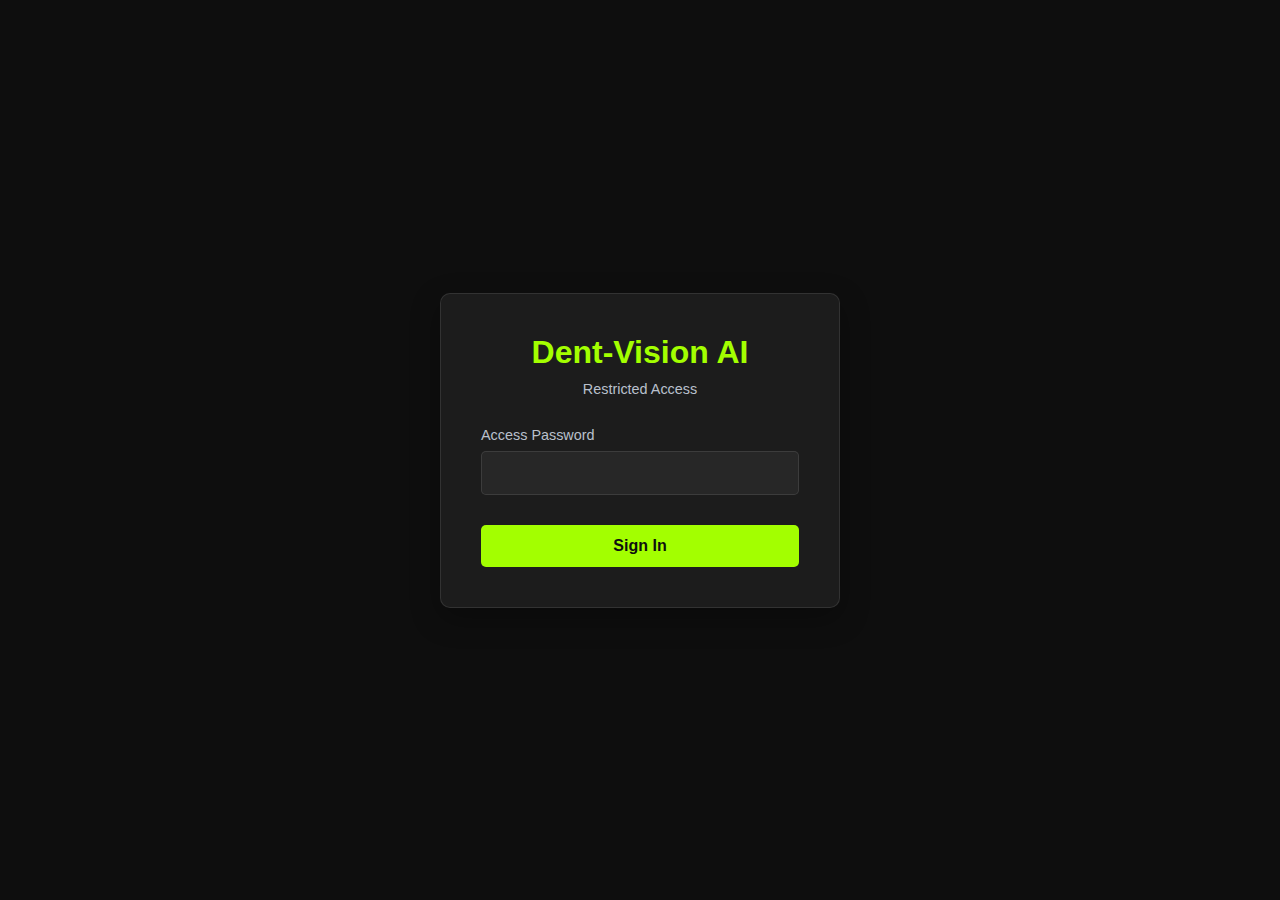
<file: about.html>
<!DOCTYPE html>
<html lang="en">
<head>
    <meta charset="UTF-8">
    <meta name="viewport" content="width=device-width, initial-scale=1.0">
    <meta name="description" content="Dent-Vision AI: Solução de gerenciamento de oficinas PDR com análise de IA para orçamentos precisos e eficientes.">
    <meta name="keywords" content="PDR, reparo de amassados, orçamento automático, IA, gerenciamento de oficina, dent vision">
    <meta name="author" content="Dent-Vision AI">
    <meta name="theme-color" content="#0E0E0E">
    <meta name="robots" content="index, follow">
    <link rel="canonical" href="https://dent-vision.ai/about" />
    
    <!-- Open Graph / Facebook -->
    <meta property="og:type" content="website">
    <meta property="og:url" content="https://dent-vision.ai/about">
    <meta property="og:title" content="About Dent-Vision AI | Smart Dent Repair Estimation">
    <meta property="og:description" content="Learn about Dent-Vision AI - The future of PDR estimation powered by artificial intelligence and computer vision.">
    <meta property="og:image" content="https://dent-vision.ai/images/og-image.jpg">
    
    <!-- Twitter -->
    <meta property="twitter:card" content="summary_large_image">
    <meta property="twitter:url" content="https://dent-vision.ai/about">
    <meta property="twitter:title" content="About Dent-Vision AI | Smart Dent Repair Estimation">
    <meta property="twitter:description" content="Learn about Dent-Vision AI - The future of PDR estimation powered by artificial intelligence and computer vision.">
    <meta property="twitter:image" content="https://dent-vision.ai/images/og-image.jpg">
    
    <!-- Preload de fontes críticas -->
    <link rel="preload" href="https://fonts.googleapis.com/css2?family=Poppins:wght@300;400;500;600;700&display=swap" as="style" onload="this.onload=null;this.rel='stylesheet'">
    <noscript><link rel="stylesheet" href="https://fonts.googleapis.com/css2?family=Poppins:wght@300;400;500;600;700&display=swap"></noscript>
    <title>About Dent-Vision AI | Smart Dent Repair Estimation</title>
    
    <!-- Fonts -->
    <link rel="preconnect" href="https://fonts.googleapis.com">
    <link rel="preconnect" href="https://fonts.gstatic.com" crossorigin>
    <link href="https://fonts.googleapis.com/css2?family=Poppins:wght@300;400;500;600;700&family=Inter:wght@400;500;600&display=swap" rel="stylesheet">
    
    <!-- Footer CSS -->
    <link rel="stylesheet" href="css/footer.css">
    
    <style>
        :root {
            --bg: #0E0E0E;
            --panel: rgba(255, 255, 255, 0.06);
            --stroke: rgba(255, 255, 255, 0.12);
            --text: #FFFFFF;
            --muted: #B9C0CC;
            --accent: #A3FF00;
            --accent-weak: rgba(163, 255, 0, 0.14);
            --danger: #FF5555;
        }

        * {
            margin: 0;
            padding: 0;
            box-sizing: border-box;
        }

        body {
            font-family: 'Inter', sans-serif;
            background-color: var(--bg);
            color: var(--text);
            line-height: 1.6;
        }

        .container {
            max-width: 1100px;
            margin: 0 auto;
            padding: 0 20px;
        }

        /* Header */
        :root {
            --header-bg: rgba(15, 15, 15, 0.7);
            --header-shadow: 0 4px 30px rgba(0, 0, 0, 0.3);
        }
        
        header {
            position: fixed;
            top: 0;
            left: 0;
            width: 100%;
            padding: 0;
            z-index: 50;
            background: var(--header-bg);
            backdrop-filter: blur(12px) saturate(180%);
            -webkit-backdrop-filter: blur(12px) saturate(180%);
            box-shadow: var(--header-shadow);
            transition: transform 0.4s cubic-bezier(0.4, 0, 0.2, 1), background 0.3s ease;
            transform: translateY(0);
            border: none;
        }
        
        header.hide-header {
            transform: translateY(-100%);
        }
        
        .header-container {
            display: flex;
            justify-content: space-between;
            align-items: center;
            max-width: 1200px;
            margin: 0 auto;
            padding: 0 24px;
            height: 80px;
        }
        
        .menu-toggle {
            display: none;
            background: none;
            border: none;
            color: var(--text);
            cursor: pointer;
            z-index: 100;
            padding: 8px;
        }
        
        .menu-toggle svg {
            width: 24px;
            height: 24px;
        }
        
        .menu-toggle[aria-expanded="true"] svg {
            color: var(--accent);
        }
        
        .nav-links {
            display: flex;
            gap: 32px;
            align-items: center;
        }
        
        .nav-links a {
            color: var(--text);
            text-decoration: none;
            font-weight: 500;
            transition: color 0.3s ease;
            position: relative;
        }
        
        .nav-links a:hover {
            color: var(--accent);
        }
        
        .nav-links a.active {
            color: var(--accent);
            font-weight: 600;
            position: relative;
        }
        
        .nav-links a.active::after {
            content: '';
            position: absolute;
            bottom: -8px;
            left: 0;
            width: 100%;
            height: 2px;
            background: var(--accent);
            border-radius: 2px;
        }
        
        .header-buttons {
            display: flex;
            gap: 16px;
            align-items: center;
        }
        
        .btn-link {
            color: var(--text);
            text-decoration: none;
            font-weight: 500;
            transition: color 0.3s ease;
        }
        
        .btn-link:hover {
            color: var(--accent);
        }
        
        .btn-primary {
            background: var(--accent);
            color: var(--bg);
            padding: 10px 24px;
            border-radius: 8px;
            font-weight: 600;
            text-decoration: none;
            transition: all 0.3s ease;
        }
        
        .btn-primary:hover {
            transform: translateY(-2px);
            box-shadow: 0 4px 20px rgba(163, 255, 0, 0.3);
        }
        
        .pulsing-btn {
            animation: pulse 2s infinite;
        }
        
        @keyframes pulse {
            0% {
                box-shadow: 0 0 0 0 rgba(163, 255, 0, 0.7);
            }
            70% {
                box-shadow: 0 0 0 10px rgba(163, 255, 0, 0);
            }
            100% {
                box-shadow: 0 0 0 0 rgba(163, 255, 0, 0);
            }
        }

        .header-container {
            display: flex;
            justify-content: space-between;
            align-items: center;
            max-width: 1100px;
            margin: 0 auto;
            padding: 0 20px;
            height: 80px;
        }

        .logo img {
            height: 50px;
            width: auto;
        }

        .btn {
            display: inline-block;
            background: var(--accent);
            color: #0E0E0E;
            padding: 12px 24px;
            border-radius: 8px;
            text-decoration: none;
            font-weight: 600;
            font-family: 'Inter', sans-serif;
            transition: all 0.3s ease;
            border: none;
            cursor: pointer;
            font-size: 0.95rem;
        }

        .btn:hover {
            transform: translateY(-2px);
            box-shadow: 0 4px 20px rgba(163, 255, 0, 0.3);
        }

        /* Hero Section */
        .hero-section {
            padding: 180px 0 100px;
            text-align: center;
            position: relative;
            background: var(--bg);
            overflow: hidden;
        }
        
        .hero-bg {
            position: absolute;
            top: 0;
            left: 0;
            width: 100%;
            height: 100%;
            background: url('../images/bkg_about.png') no-repeat center center;
            background-size: cover;
            opacity: 0.2;
            z-index: 0;
        }

        .hero-section h1 {
            font-size: 3.5rem;
            position: relative;
            margin-bottom: 20px;
            font-weight: 700;
            font-family: 'Poppins', sans-serif;
            line-height: 1.2;
            color: white;
        }

        .hero-section p {
            font-size: 1.25rem;
            color: var(--muted);
            max-width: 700px;
            margin: 0 auto 40px;
            position: relative;
            line-height: 1.7;
        }

        .accent-text {
            color: var(--accent);
        }

        /* Content Sections */
        .section {
            padding: 80px 0;
            position: relative;
        }

        .section:not(:last-child)::after {
            content: '';
            position: absolute;
            bottom: 0;
            left: 50%;
            transform: translateX(-50%);
            width: 200px;
            height: 1px;
            background: linear-gradient(90deg, transparent, rgba(163, 255, 0, 0.3), transparent);
        }

        .section-header {
            text-align: center;
            margin-bottom: 50px;
        }

        .section-header h2 {
            font-size: 2.5rem;
            font-weight: 700;
            margin-bottom: 15px;
            font-family: 'Poppins', sans-serif;
        }

        .section-header p {
            font-size: 1.1rem;
            color: var(--muted);
            max-width: 700px;
            margin: 0 auto;
        }

        .content-block {
            background: var(--panel);
            border: 1px solid var(--stroke);
            border-radius: 12px;
            padding: 40px;
            margin-bottom: 40px;
            position: relative;
            overflow: hidden;
        }

        .content-block::before {
            content: '';
            position: absolute;
            top: 0;
            left: 0;
            width: 4px;
            height: 100%;
            background: var(--accent);
        }

        .content-block h3 {
            font-size: 1.8rem;
            margin-bottom: 20px;
            color: var(--accent);
            font-family: 'Poppins', sans-serif;
        }

        .content-block p {
            color: var(--muted);
            line-height: 1.8;
            margin-bottom: 20px;
            font-size: 1.05rem;
        }

        .content-block p:last-child {
            margin-bottom: 0;
        }

        /* Founder Section */
        .founder-note {
            background: rgba(10, 15, 10, 0.6);
            border: 1px solid rgba(163, 255, 0, 0.2);
            border-radius: 12px;
            padding: 40px;
            margin-top: 40px;
            position: relative;
        }

        .founder-note::before {
            content: '"';
            position: absolute;
            top: 20px;
            left: 20px;
            font-size: 5rem;
            font-family: serif;
            color: rgba(163, 255, 0, 0.1);
            line-height: 1;
            z-index: 0;
        }

        .founder-note-content {
            position: relative;
            z-index: 1;
        }

        .founder-name {
            display: block;
            margin-top: 20px;
            font-weight: 600;
            color: var(--accent);
        }

        /* CTA Section */
        .cta-section {
            text-align: center;
            padding: 80px 0;
        }

        .cta-section h2 {
            font-size: 2.5rem;
            margin-bottom: 20px;
            font-family: 'Poppins', sans-serif;
        }

        .cta-section p {
            font-size: 1.1rem;
            color: var(--muted);
            max-width: 600px;
            margin: 0 auto 30px;
            line-height: 1.7;
        }

        /* Footer */
        footer {
            background: var(--bg);
            padding: 80px 0 0;
            color: var(--text);
            position: relative;
            overflow: hidden;
        }
        
        .footer-content {
            display: grid;
            grid-template-columns: repeat(auto-fit, minmax(200px, 1fr));
            gap: 40px;
            margin-bottom: 60px;
        }
        
        .footer-logo {
            font-family: 'Poppins', sans-serif;
            font-weight: 700;
            font-size: 1.5rem;
            color: var(--accent);
            margin-bottom: 16px;
            display: inline-block;
        }
        
        .footer-links {
            display: flex;
            flex-direction: column;
            gap: 12px;
        }
        
        .footer-links h4 {
            color: var(--text);
            margin-bottom: 16px;
            font-size: 1rem;
            font-weight: 600;
        }
        
        .footer-links a {
            color: var(--muted);
            text-decoration: none;
            transition: color 0.3s ease;
        }
        
        .footer-links a:hover {
            color: var(--accent);
        }
        
        .footer-bottom {
            border-top: 1px solid var(--stroke);
            padding-top: 30px;
            padding-bottom: 30px;
        }

        .footer-content {
            display: flex;
            justify-content: space-between;
            flex-wrap: wrap;
            gap: 40px;
            margin-bottom: 40px;
        }

        .footer-logo {
            font-family: 'Poppins', sans-serif;
            font-weight: 700;
            font-size: 1.5rem;
            color: var(--accent);
            margin-bottom: 15px;
            display: inline-block;
        }

        .footer-about p {
            color: var(--muted);
            margin-bottom: 20px;
            line-height: 1.7;
            max-width: 300px;
        }

        .footer-links {
            min-width: 150px;
        }

        .footer-links h4 {
            font-size: 1.1rem;
            margin-bottom: 20px;
            color: var(--text);
            font-family: 'Poppins', sans-serif;
        }

        .footer-links ul {
            list-style: none;
            padding: 0;
            margin: 0;
        }

        .footer-links li {
            margin-bottom: 10px;
        }

        .footer-links a {
            color: var(--muted);
            text-decoration: none;
            transition: color 0.3s ease;
            font-size: 0.95rem;
        }

        .footer-links a:hover {
            color: var(--accent);
        }

        .footer-bottom {
            text-align: center;
            padding-top: 30px;
            border-top: 1px solid var(--stroke);
            color: var(--muted);
            font-size: 0.85rem;
        }

        .footer-bottom a {
            color: var(--accent);
            text-decoration: none;
        }

        /* Responsive */
        @media (max-width: 768px) {
            .hero-section h1 {
                font-size: 2.5rem;
            }

            .hero-section p {
                font-size: 1.1rem;
            }

            .section {
                padding: 60px 0;
            }

            .section-header h2 {
                font-size: 2rem;
            }

            .content-block {
                padding: 30px 20px;
            }

            .content-block h3 {
                font-size: 1.5rem;
            }

            .footer-content {
                flex-direction: column;
                gap: 30px;
            }

            .footer-links {
                width: 100%;
            }
        }

        /* Animations */
        @keyframes fadeIn {
            from { opacity: 0; transform: translateY(20px); }
            to { opacity: 1; transform: translateY(0); }
        }

        .fade-in {
            animation: fadeIn 0.8s ease-out forwards;
        }

        .delay-1 { animation-delay: 0.2s; }
        .delay-2 { animation-delay: 0.4s; }
        .delay-3 { animation-delay: 0.6s; }
    </style>
</head>
<body>
    <!-- Header -->
    <header id="header">
        <div class="container header-container">
            <a href="index.html" class="logo">
                <img src="images/logo.png" alt="Dent Vision AI" style="height: 60.4px;">
            </a>
            <button class="menu-toggle" id="menuToggle">
                <svg width="24" height="24" viewBox="0 0 24 24" fill="none" stroke="currentColor" stroke-width="2" stroke-linecap="round" stroke-linejoin="round">
                    <line x1="3" y1="12" x2="21" y2="12"></line>
                    <line x1="3" y1="6" x2="21" y2="6"></line>
                    <line x1="3" y1="18" x2="21" y2="18"></line>
                </svg>
            </button>
            <nav id="mainNav">
                <div class="nav-links">
                    <a href="index.html#how-it-works">How It Works</a>
                    <a href="index.html#widget">Widget</a>
                    <a href="index.html#pricing">Pricing</a>
                    <a href="index.html#roi-comparison">ROI</a>
                    <a href="index.html#faq">FAQ</a>
                </div>
                <!-- Header buttons removed as per request -->
            </nav>
        </div>
    </header>

    <!-- Hero Section -->
    <section class="hero-section" style="position: relative; padding: 140px 0 100px; overflow: hidden;">
        <!-- Background Image -->
        <div style="position: absolute; top: 0; left: 0; width: 100%; height: 100%; background: url('images/bkg_about.png') center/cover no-repeat; z-index: 1;"></div>
        <!-- Dark Overlay -->
        <div style="position: absolute; top: 0; left: 0; width: 100%; height: 100%; background: rgba(0, 0, 0, 0.6); z-index: 2;"></div>
        <div class="container" style="position: relative; z-index: 3;">
            <div class="text-center" style="max-width: 800px; margin: 0 auto;">
                <div class="tag" style="background: rgba(163, 255, 0, 0.1); color: var(--accent); display: inline-block; padding: 6px 16px; border-radius: 20px; font-size: 14px; font-weight: 600; margin-bottom: 20px; border: 1px solid rgba(163, 255, 0, 0.3);">
                    Beta Phase
                </div>
                <h1 style="font-size: 3.5rem; margin-bottom: 20px; line-height: 1.2;">
                    About <span style="color: var(--accent);">Dent-Vision AI</span>
                </h1>
                <p class="lead" style="font-size: 1.25rem; color: var(--muted); max-width: 700px; margin: 0 auto 40px; line-height: 1.6;">
                    Redefining automotive repair with AI-powered efficiency and precision
                </p>
                <div class="hero-buttons" style="margin-top: 40px;">
                    <a href="index.html#" class="btn btn-primary" style="background: var(--accent); color: var(--bg); padding: 14px 40px; border-radius: 8px; text-decoration: none; font-weight: 600; font-size: 1.1rem; transition: all 0.3s ease; box-shadow: 0 0 20px rgba(163, 255, 0, 0.3);" onclick="event.preventDefault(); window.location.href='index.html?openModal=trial';">
                        Start Free Trial
                    </a>
                </div>
            </div>
        </div>
    </section>

    <!-- Our Story Section -->
    <section class="section" style="padding: 100px 0; background: var(--bg);">
        <div class="container">
            <div class="content-block" style="max-width: 900px; margin: 0 auto; text-align: center;">
                <div class="section-header" style="margin-bottom: 60px;">
                    <h2 style="font-size: 2.5rem; margin-bottom: 20px; position: relative; display: inline-block;">
                        Our Story
                        <span style="position: absolute; bottom: -10px; left: 50%; transform: translateX(-50%); width: 60px; height: 3px; background: var(--accent);"></span>
                    </h2>
                </div>
                <div class="story-content" style="text-align: left;">
                    <p style="font-size: 1.1rem; line-height: 1.8; margin-bottom: 25px; color: var(--text-secondary);">
                        Dent-Vision AI is still evolving, we're proudly in our <strong>Beta phase</strong>.
                    </p>
                    <p style="font-size: 1.1rem; line-height: 1.8; margin-bottom: 25px; color: var(--text-secondary);">
                        This idea was born to fill a real gap inside automotive workshops. In many repair shops, technicians often need to stop what they're doing to serve walk-in clients, explain the repair process, take photos, and prepare quotes. That alone can take at least 15 minutes, and when you multiply that by several customers a day, it turns into hours of lost productivity or the need to hire another specialist just for estimates.
                    </p>
                    <div class="highlight-box" style="background: rgba(163, 255, 0, 0.05); border-left: 4px solid var(--accent); padding: 25px; margin: 40px 0; border-radius: 0 8px 8px 0;">
                        <h3 style="color: var(--accent); margin-top: 0; font-size: 1.4rem;">Dent-Vision AI doesn't replace the estimate, it redefines it.</h3>
                        <p style="margin-bottom: 0; color: var(--text-secondary);">
                            Our system makes it possible for anyone in the workshop to handle the first customer contact using a tablet or smartphone, generating a full estimate in under five minutes. This saves time, reduces costs, and ensures that every lead is qualified and ready for conversion.
                        </p>
                    </div>
                    <p style="font-size: 1.1rem; line-height: 1.8; margin-bottom: 25px; color: var(--text-secondary);">
                        Designed from the ground up to enhance the entire repair workflow, Dent-Vision AI connects every stage from customer intake to car delivery. The dashboard allows workshops to manage estimates, customer records, bookings, invoicing, marketing emails, and growth reports, all in one smart, visual, and automated system.
                    </p>
                    <p style="font-size: 1.1rem; line-height: 1.8; margin-bottom: 25px; color: var(--text-secondary);">
                        We're continuously improving and learning, driven by a single goal: to simplify the repair process and empower workshops to work smarter, not harder.
                    </p>
                    <p style="font-size: 1.4rem; font-weight: 600; color: var(--text); text-align: center; margin: 50px 0 30px;">
                        This is Dent-Vision AI.
                    </p>
                    <p style="font-size: 1.8rem; font-weight: 700; text-align: center; margin: 0 0 50px; color: var(--accent);">
                        Built for technicians. Designed for efficiency.
                    </p>
                </div>
            </div>
        </div>
    </section>

    <!-- Mission & Values -->
    <section class="section" style="padding: 100px 0; background: #0f1212;">
        <div class="container">
            <!-- Vision -->
            <div class="mission-block" style="display: flex; flex-wrap: wrap; gap: 60px; margin-bottom: 80px; align-items: center;">
                <div style="flex: 1; min-width: 300px;">
                    <div class="icon-box" style="width: 60px; height: 60px; background: rgba(163, 255, 0, 0.1); border-radius: 12px; display: flex; align-items: center; justify-content: center; margin-bottom: 25px;">
                        <svg width="30" height="30" viewBox="0 0 24 24" fill="none" stroke="var(--accent)" stroke-width="2" stroke-linecap="round" stroke-linejoin="round">
                            <path d="M1 12s4-8 11-8 11 8 11 8-4 8-11 8-11-8-11-8z"></path>
                            <circle cx="12" cy="12" r="3"></circle>
                        </svg>
                    </div>
                    <h3 style="font-size: 1.8rem; margin-bottom: 20px; color: var(--text);">Vision</h3>
                    <p style="color: var(--text-secondary); line-height: 1.7;">
                        To revolutionize the automotive repair industry by integrating smart automation and human craftsmanship, creating a seamless, efficient, and scalable workflow for every workshop.
                    </p>
                </div>
                <div style="flex: 1; min-width: 300px;">
                    <div class="icon-box" style="width: 60px; height: 60px; background: rgba(163, 255, 0, 0.1); border-radius: 12px; display: flex; align-items: center; justify-content: center; margin-bottom: 25px;">
                        <svg width="30" height="30" viewBox="0 0 24 24" fill="none" stroke="var(--accent)" stroke-width="2" stroke-linecap="round" stroke-linejoin="round">
                            <path d="M21 16V8a2 2 0 0 0-1-1.73l-7-4a2 2 0 0 0-2 0l-7 4A2 2 0 0 0 3 8v8a2 2 0 0 0 1 1.73l7 4a2 2 0 0 0 2 0l7-4A2 2 0 0 0 21 16z"></path>
                            <polyline points="3.27 6.96 12 12.01 20.73 6.96"></polyline>
                            <line x1="12" y1="22.08" x2="12" y2="12"></line>
                        </svg>
                    </div>
                    <h3 style="font-size: 1.8rem; margin-bottom: 20px; color: var(--text);">Mission</h3>
                    <p style="color: var(--text-secondary); line-height: 1.7;">
                        To empower repair professionals with AI-driven tools that reduce manual workload, cut costs, and deliver faster, more accurate estimates, transforming how workshops manage time, clients, and growth.
                    </p>
                </div>
            </div>

        </div>
    </section>


    <!-- CTA Section -->
    <section class="cta-section fade-in delay-2">
        <div class="container">
            <h2>Join the Journey</h2>
            <p>Be part of the next generation of smart repair technology. Explore the beta version and see how Dent-Vision AI can transform your workflow.</p>
            <a href="index.html#" class="btn" onclick="event.preventDefault(); window.location.href='index.html?openModal=trial';">Start Free Trial</a>
        </div>
    </section>

    <!-- Footer -->
    <footer>
        <div class="container">
            <div class="footer-content">
                <div class="footer-brand">
                    <a href="index.html" style="text-decoration: none;">
                        <div class="footer-logo">Dent-Vision AI</div>
                    </a>
                    <p class="footer-tagline">AI-POWERED WORKSHOP MANAGEMENT SYSTEM</p>
                </div>
                
                <div class="footer-section">
                    <h4>Links</h4>
                    <div class="footer-links">
                        <a href="index.html#how-it-works">How It Works</a>
                        <a href="index.html#widget">Widget</a>
                        <a href="index.html#pricing">Pricing</a>
                        <a href="index.html#roi-comparison">ROI Calculator</a>
                    </div>
                </div>
                
                <div class="footer-section">
                    <h4>Company</h4>
                    <div class="footer-links">
                        <a href="about.html">About Us</a>
                        <a href="index.html#demoFormContainer">Contact</a>
                        <a href="index.html#demoFormContainer">Become a Partner</a>
                    </div>
                </div>
                
                <div class="footer-section">
                    <h4>Legal</h4>
                    <div class="footer-links">
                        <a href="legal.html#privacy">Privacy Policy</a>
                        <a href="legal.html#terms">Terms of Service</a>
                        <a href="legal.html#cookies">Cookie Policy</a>
                        <a href="legal.html#disclaimer">Disclaimer</a>
                    </div>
                </div>
            </div>
            
            <div class="footer-bottom">
                <div class="footer-disclaimer">
                    <p>Dent-Vision AI is currently in beta testing. Final repair costs must be confirmed after a physical inspection.</p>
                </div>
                
                <div class="footer-copyright">
                    <p>© 2025 Dent-Vision AI — A prototype under development by Auto Care Quotes ABN 33 234 268 637 Australia</p>
                    
                    <div class="footer-legal-links">
                        <a href="mailto:contact@dent-vision.ai">Contact</a>
                        <span>•</span>
                        <a href="legal.html#privacy">Privacy Policy</a>
                        <span>•</span>
                        <a href="legal.html#terms">Terms of Service</a>
                        <span>•</span>
                        <a href="legal.html#disclaimer">Disclaimer</a>
                    </div>
                </div>
            </div>
        </div>
    </footer>
    
    <style>
        /* Footer Styles */
        footer {
            background: var(--bg);
            padding: 80px 0 0;
            color: var(--text);
            position: relative;
            overflow: hidden;
        }

        .footer-content {
            display: grid;
            grid-template-columns: repeat(auto-fit, minmax(200px, 1fr));
            gap: 40px;
            max-width: 1200px;
            margin: 0 auto 40px;
            padding: 0 20px;
        }

        .footer-brand {
            max-width: 300px;
        }

        .footer-logo {
            font-family: 'Poppins', sans-serif;
            font-weight: 700;
            font-size: 1.8rem;
            color: white;
            margin-bottom: 15px;
            line-height: 1.2;
            text-align: left;
        }

        .footer-tagline {
            color: var(--muted);
            font-size: 0.9rem;
            margin-bottom: 20px;
            opacity: 0.8;
        }

        .footer-section h4 {
            color: var(--text);
            font-family: 'Poppins', sans-serif;
            font-size: 1.1rem;
            margin-bottom: 20px;
            padding-bottom: 10px;
            position: relative;
        }

        .footer-section h4::after {
            content: '';
            position: absolute;
            left: 0;
            bottom: 0;
            width: 40px;
            height: 2px;
            background: var(--accent);
        }

        .footer-links {
            display: flex;
            flex-direction: column;
            gap: 12px;
        }

        .footer-links a {
            color: var(--muted);
            text-decoration: none;
            transition: all 0.2s ease;
            display: flex;
            align-items: center;
        }

        .footer-links a::before {
            content: '→';
            color: var(--accent);
            margin-right: 8px;
            opacity: 0;
            transform: translateX(-5px);
            transition: all 0.2s ease;
        }

        .footer-links a:hover {
            color: var(--accent);
            padding-left: 5px;
        }

        .footer-links a:hover::before {
            opacity: 1;
            transform: translateX(0);
        }

        .footer-bottom {
            border-top: 1px solid rgba(255, 255, 255, 0.1);
            padding: 20px 20px 0;
            text-align: center;
            max-width: 1200px;
            margin: 0 auto;
            width: 100%;
        }

        .footer-disclaimer {
            margin-bottom: 15px;
            text-align: left;
            padding: 0;
        }
            
        .footer-disclaimer p {
            font-size: 0.75rem;
            line-height: 1.6;
            text-align: left;
            margin: 0 0 15px 0;
            color: var(--muted);
            opacity: 0.8;
        }

        .footer-copyright {
            display: flex;
            flex-direction: column;
            gap: 15px;
        }

        .footer-copyright p {
            font-size: 0.8rem;
            margin: 0;
            color: var(--muted);
            opacity: 0.8;
        }

        .footer-legal-links {
            display: flex;
            flex-wrap: wrap;
            justify-content: center;
            gap: 15px;
            margin-top: 10px;
        }

        .footer-legal-links a {
            color: var(--muted);
            text-decoration: none;
            transition: color 0.2s ease;
            font-size: 0.85rem;
            white-space: nowrap;
        }

        .footer-legal-links a:hover {
            color: var(--accent);
        }

        .footer-legal-links span {
            opacity: 0.3;
            font-size: 0.7rem;
        }

        /* Responsive Styles */
        @media (max-width: 768px) {
            footer {
                padding: 40px 0 20px;
            }
            
            .footer-content {
                grid-template-columns: 1fr;
                gap: 30px;
                padding: 0 20px;
                margin-bottom: 30px;
            }

            .footer-brand {
                max-width: 100%;
                text-align: center;
                margin-bottom: 20px;
            }

            .footer-logo {
                font-size: 1.8rem;
                margin-bottom: 10px;
            }

            .footer-tagline {
                text-align: center;
                margin: 0 auto 20px;
                max-width: 300px;
            }

            .footer-section {
                border-bottom: 1px solid rgba(255, 255, 255, 0.05);
                padding-bottom: 20px;
            }

            .footer-section:last-child {
                border-bottom: none;
            }

            .footer-section h4 {
                margin-bottom: 15px;
                cursor: pointer;
                display: flex;
                justify-content: space-between;
                align-items: center;
            }

            .footer-section h4::after {
                content: '+';
                font-size: 1.2rem;
                font-weight: 300;
                transition: transform 0.3s ease;
            }

            .footer-section.active h4::after {
                transform: rotate(45deg);
            }

            .footer-links {
                max-height: 0;
                overflow: hidden;
                transition: max-height 0.3s ease;
            }

            .footer-section.active .footer-links {
                max-height: 500px;
                margin-bottom: 15px;
            }

            .footer-bottom {
                padding: 20px 20px 0;
                text-align: center;
            }
            
            .footer-disclaimer p {
                font-size: 0.75rem;
                line-height: 1.6;
                text-align: left;
            }
            
            .footer-copyright p {
                font-size: 0.8rem;
                line-height: 1.5;
            }

            .footer-legal-links {
                flex-direction: column;
                gap: 5px;
                margin-top: 15px;
            }

            .footer-legal-links span {
                display: none;
            }
        }
    </style>
    
    <script>
        // Toggle mobile footer menu
        document.addEventListener('DOMContentLoaded', function() {
            const footerSections = document.querySelectorAll('.footer-section');
            
            function isMobile() {
                return window.innerWidth <= 768;
            }
            
            function setupFooterAccordion() {
                if (isMobile()) {
                    footerSections.forEach(section => {
                        const header = section.querySelector('h4');
                        const links = section.querySelector('.footer-links');
                        
                        // Close all sections by default on mobile
                        section.classList.remove('active');
                        
                        header.addEventListener('click', () => {
                            section.classList.toggle('active');
                        });
                    });
                } else {
                    // Reset for desktop
                    footerSections.forEach(section => {
                        section.classList.add('active');
                        const links = section.querySelector('.footer-links');
                        if (links) {
                            links.style.maxHeight = 'none';
                        }
                    });
                }
            }
            
            // Initial setup
            setupFooterAccordion();
            
            // Update on window resize
            window.addEventListener('resize', setupFooterAccordion);
        });
    </script>
    
    <!-- Footer Script -->
    <script src="js/footer.js"></script>
    
    <!-- Script de Autenticação -->
    <script src="js/auth.js"></script>

    <script>
        // Mobile menu toggle and header scroll behavior
        document.addEventListener('DOMContentLoaded', function() {
            const menuToggle = document.getElementById('menuToggle');
            const mainNav = document.getElementById('mainNav');
            const header = document.getElementById('header');
            let lastScroll = 0;
            let ticking = false;
            const headerHeight = header.offsetHeight;
            
            function updateHeaderVisibility() {
                const currentScroll = window.scrollY || document.documentElement.scrollTop;
                
                if (currentScroll <= 0) {
                    header.classList.remove('hide-header');
                    return;
                }
                
                // Only trigger the hide/show if we've scrolled more than the header height
                if (Math.abs(currentScroll - lastScroll) > 10) {
                    if (currentScroll > lastScroll && currentScroll > headerHeight) {
                        // Scrolling down
                        header.classList.add('hide-header');
                    } else if (currentScroll < lastScroll) {
                        // Scrolling up
                        header.classList.remove('hide-header');
                    }
                    
                    lastScroll = currentScroll;
                }
                
                ticking = false;
            }
            
            // Handle scroll events for header hide/show
            window.addEventListener('scroll', () => {
                if (!ticking) {
                    window.requestAnimationFrame(updateHeaderVisibility);
                    ticking = true;
                }
            }, { passive: true });
            
            // Mobile menu toggle functionality
            if (menuToggle && mainNav) {
                menuToggle.addEventListener('click', function() {
                    const isExpanded = menuToggle.getAttribute('aria-expanded') === 'true';
                    menuToggle.setAttribute('aria-expanded', !isExpanded);
                    mainNav.style.display = isExpanded ? 'none' : 'flex';
                    
                    if (!isExpanded) {
                        document.body.style.overflow = 'hidden';
                    } else {
                        document.body.style.overflow = '';
                    }
                });
                
                // Close menu when clicking on a nav link
                const navLinks = mainNav.querySelectorAll('a');
                navLinks.forEach(link => {
                    link.addEventListener('click', () => {
                        if (window.innerWidth <= 768) {
                            menuToggle.click();
                        }
                    });
                });
                
                // Handle window resize
                function handleResize() {
                    if (window.innerWidth > 768) {
                        mainNav.style.display = '';
                        menuToggle.setAttribute('aria-expanded', 'false');
                        document.body.style.overflow = '';
                    } else {
                        mainNav.style.display = 'none';
                    }
                }
                
                window.addEventListener('resize', handleResize);
                handleResize(); // Initial check
            }
            
            // Initialize header position
            header.style.transform = 'translateY(0)';
            
            // Set active nav link
            document.addEventListener('DOMContentLoaded', function() {
                const currentPage = window.location.pathname.split('/').pop() || 'index.html';
                const navLinks = document.querySelectorAll('.nav-links a');
                
                // Add 'active' class to the current page link
                navLinks.forEach(link => {
                    if (currentPage === 'about.html' && link.textContent === 'About Us') {
                        link.classList.add('active');
                    } else if (currentPage === 'index.html' && link.getAttribute('href').startsWith('#')) {
                        // For landing page, handle section highlighting based on scroll position
                        link.addEventListener('click', function(e) {
                            navLinks.forEach(l => l.classList.remove('active'));
                            this.classList.add('active');
                        });
                    }
                });
                
                // Highlight the About link on the about page
                if (currentPage === 'about.html') {
                    const aboutLink = Array.from(navLinks).find(link => 
                        link.textContent.trim() === 'About Us' || 
                        link.getAttribute('href').includes('about')
                    );
                    if (aboutLink) aboutLink.classList.add('active');
                }
            });
        });
        
        // Smooth scrolling for anchor links
        document.querySelectorAll('a[href^="#"]').forEach(anchor => {
            anchor.addEventListener('click', function (e) {
                e.preventDefault();
                const targetId = this.getAttribute('href');
                if (targetId === '#') return;
                
                const targetElement = document.querySelector(targetId);
                if (targetElement) {
                    const headerOffset = 80;
                    const elementPosition = targetElement.getBoundingClientRect().top;
                    const offsetPosition = elementPosition + window.pageYOffset - headerOffset;

                    window.scrollTo({
                        top: offsetPosition,
                        behavior: 'smooth'
                    });
                }
            });
        });

        // Intersection Observer for fade-in animations
        const fadeElements = document.querySelectorAll('.fade-in');
        
        const observerOptions = {
            threshold: 0.1,
            rootMargin: '0px 0px -50px 0px'
        };

        const observer = new IntersectionObserver((entries, observer) => {
            entries.forEach(entry => {
                if (entry.isIntersecting) {
                    entry.target.style.opacity = 1;
                    entry.target.style.transform = 'translateY(0)';
                    observer.unobserve(entry.target);
                }
            });
        }, observerOptions);

        fadeElements.forEach(element => {
            element.style.opacity = 0;
            element.style.transform = 'translateY(20px)';
            element.style.transition = 'opacity 0.6s ease-out, transform 0.6s ease-out';
            observer.observe(element);
        });
    </script>

    <script>
        // Verifica se deve abrir o modal ao voltar da página principal
        window.addEventListener('pageshow', function(event) {
            // Se a página foi carregada do cache (back/forward navigation)
            if (event.persisted) {
                // Verifica se veio da página principal
                if (document.referrer.includes('index.html')) {
                    // Rola para o topo para garantir que o usuário veja o conteúdo
                    window.scrollTo(0, 0);
                }
            }
        });
    </script>
</body>
</html>
</file>
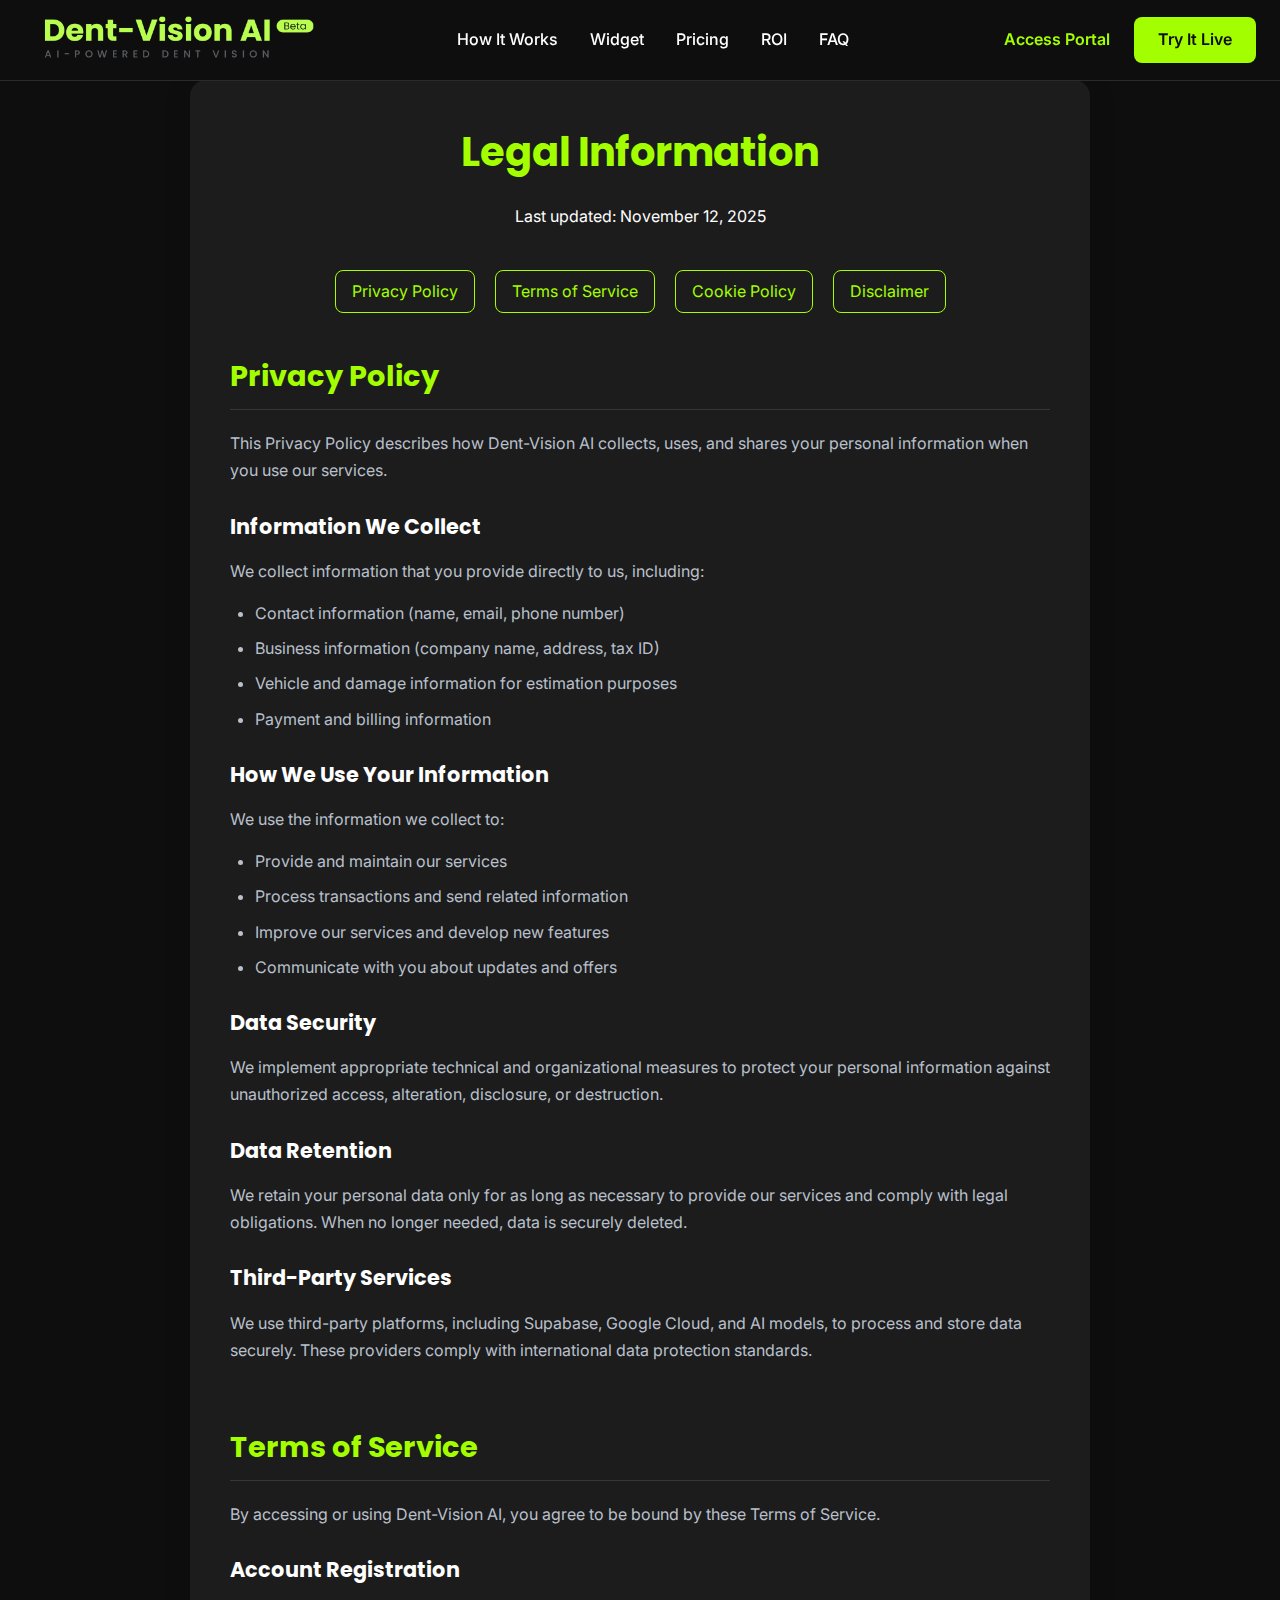
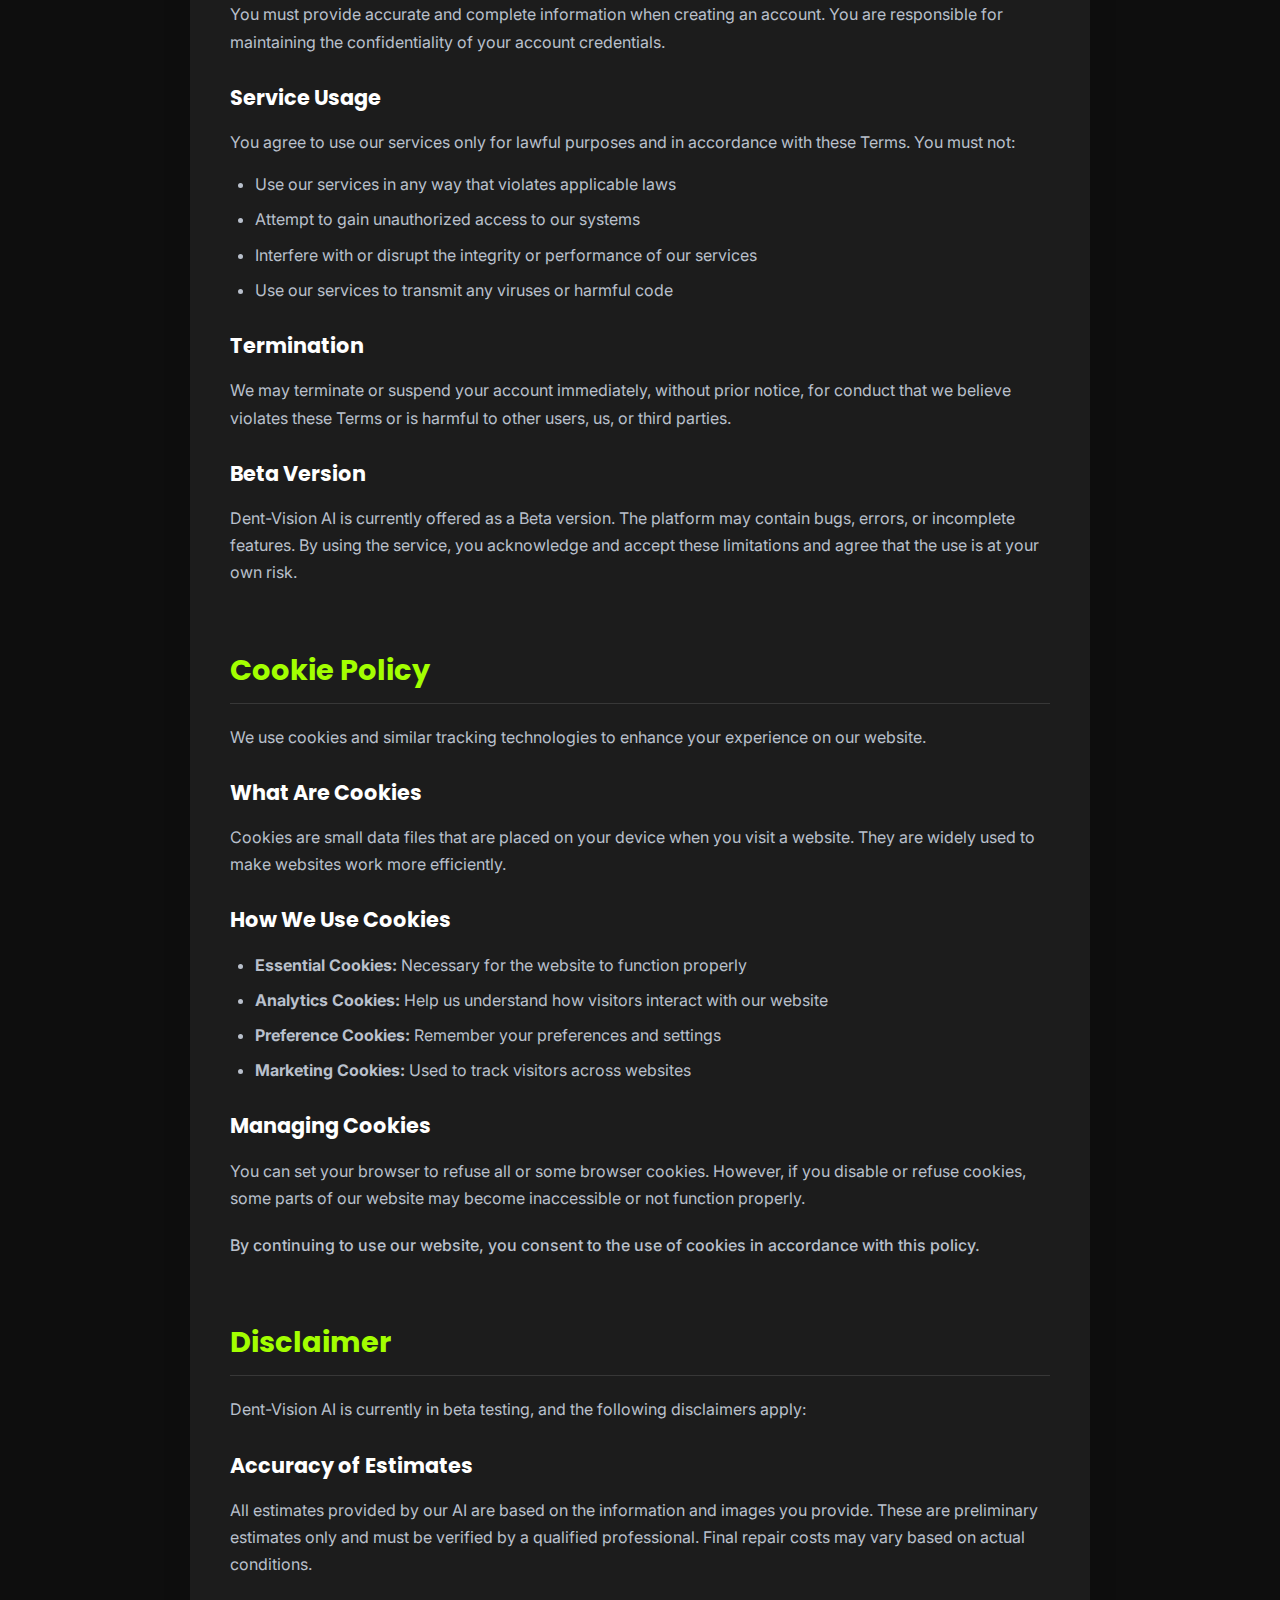
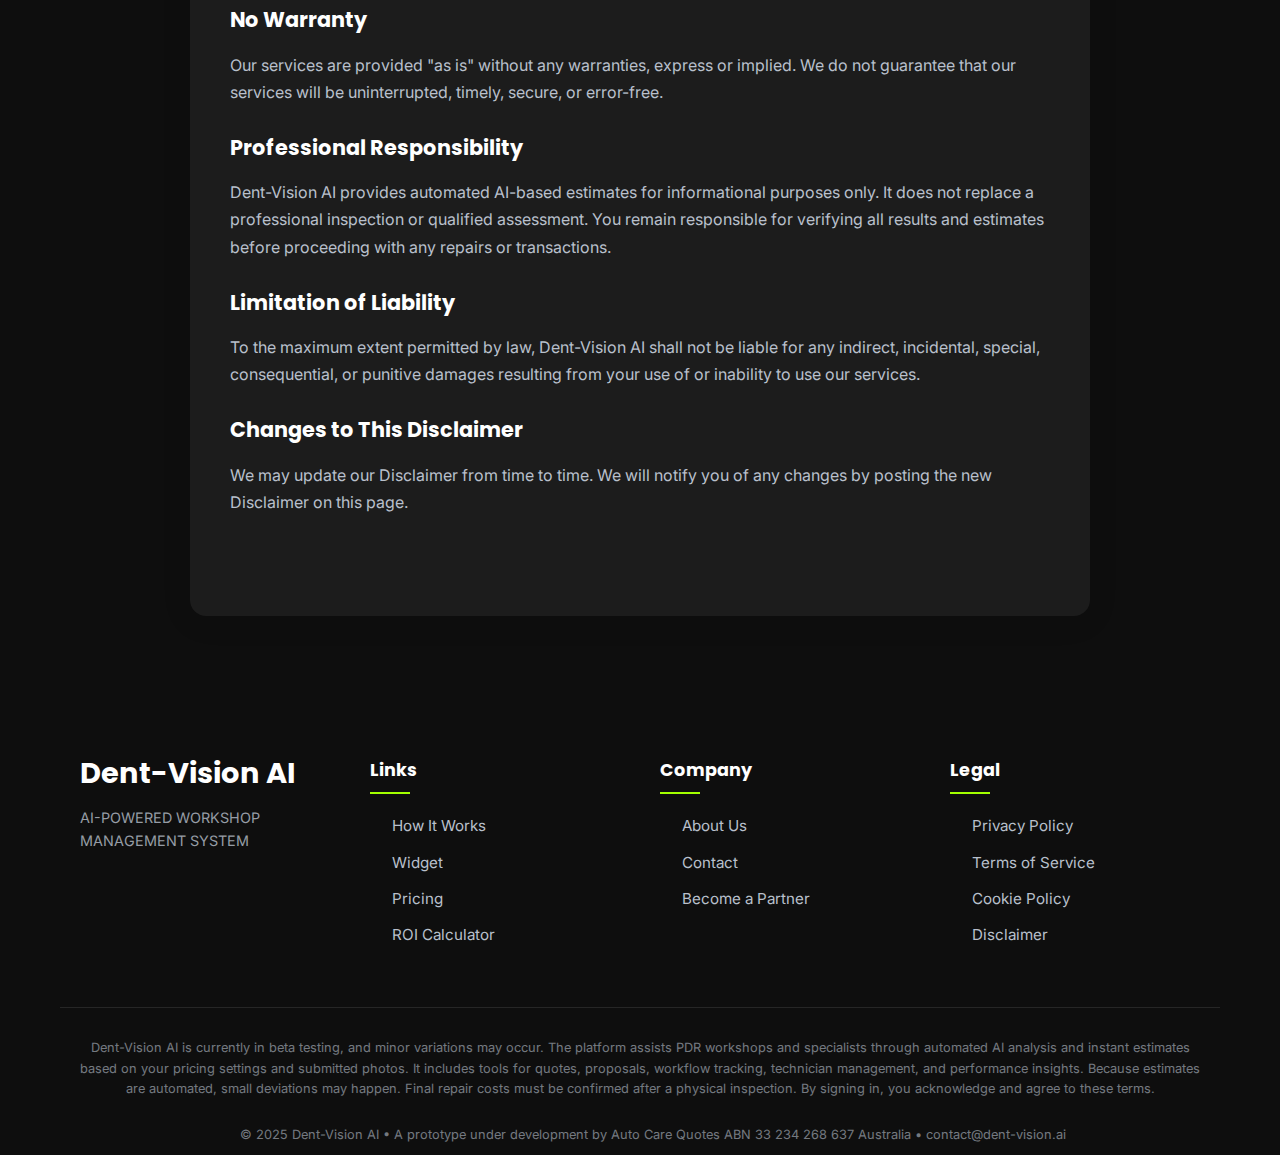
<file: legal.html>
<!DOCTYPE html>
<html lang="en">
<head>
    <meta charset="UTF-8">
    <meta name="viewport" content="width=device-width, initial-scale=1.0">
    <meta name="description" content="Legal information for Dent-Vision AI including Privacy Policy, Terms of Service, Cookie Policy, and Disclaimer">
    <title>Legal Information | Dent-Vision AI</title>
    
    <!-- Fonts -->
    <link rel="preconnect" href="https://fonts.googleapis.com">
    <link rel="preconnect" href="https://fonts.gstatic.com" crossorigin>
    <link href="https://fonts.googleapis.com/css2?family=Poppins:wght@300;400;500;600;700&family=Inter:wght@400;500;600&display=swap" rel="stylesheet">
    
    <style>
        @keyframes spin {
            to { transform: rotate(360deg); }
        }
        :root {
            --bg: #0E0E0E;
            --panel: rgba(255, 255, 255, 0.06);
            --stroke: rgba(255, 255, 255, 0.12);
            --text: #FFFFFF;
            --muted: #B9C0CC;
            --accent: #A3FF00;
            --accent-weak: rgba(163, 255, 0, 0.14);
        }

        * {
            margin: 0;
            padding: 0;
            box-sizing: border-box;
        }

        body {
            font-family: 'Inter', -apple-system, BlinkMacSystemFont, 'Segoe UI', Roboto, Oxygen, Ubuntu, Cantarell, 'Open Sans', 'Helvetica Neue', sans-serif;
            background-color: var(--bg);
            color: var(--text);
            line-height: 1.6;
            padding-top: 80px;
        }

        .container {
            max-width: 1200px;
            margin: 0 auto;
            padding: 0 20px;
        }

        /* Header */
        header {
            position: fixed;
            top: 0;
            left: 0;
            width: 100%;
            padding: 0;
            z-index: 1000;
            background: rgba(14, 14, 14, 0.9);
            backdrop-filter: blur(12px);
            -webkit-backdrop-filter: blur(12px);
            border-bottom: 1px solid var(--stroke);
        }

        .header-container {
            max-width: 1280px;
            margin: 0 auto;
            padding: 0 24px;
            height: 80px;
            display: flex;
            align-items: center;
            justify-content: space-between;
            gap: 32px;
        }

        .logo {
            font-family: 'Poppins', sans-serif;
            font-weight: 700;
            font-size: 1.5rem;
            color: var(--accent);
            text-decoration: none;
            letter-spacing: -0.02em;
            display: flex;
            align-items: center;
        }

        .logo img {
            height: 60.4px;
            width: auto;
            display: block;
        }

        /* Hamburger button (hidden on desktop, shown on mobile) */
        .menu-toggle {
            display: none;
            background: none;
            border: none;
            color: var(--text);
            cursor: pointer;
            padding: 8px;
        }

        .menu-toggle svg {
            width: 24px;
            height: 24px;
        }

        /* Navigation Menu */
        nav {
            display: flex;
            align-items: center;
            justify-content: space-between;
            gap: 32px;
            width: 100%;
        }

        .nav-links {
            display: flex;
            align-items: center;
            gap: 32px;
            margin: 0 auto;
        }
        
        .nav-links a {
            color: var(--text);
            text-decoration: none;
            font-weight: 500;
            transition: color 0.3s ease;
            position: relative;
        }
        
        .nav-links a:hover {
            color: var(--accent);
        }
        
        .nav-links a.active {
            color: var(--accent);
            font-weight: 600;
            position: relative;
        }
        
        .nav-links a.active::after {
            content: '';
            position: absolute;
            bottom: -8px;
            left: 0;
            width: 100%;
            height: 2px;
            background: var(--accent);
            border-radius: 2px;
        }

        /* Header Buttons */
        .header-buttons {
            display: flex;
            align-items: center;
            gap: 24px;
            margin-left: 24px;
        }
        
        .btn-link {
            color: var(--accent);
            text-decoration: none;
            font-weight: 600;
            transition: all 0.3s ease;
        }
        
        .btn-link:hover {
            text-shadow: 0 0 8px rgba(163, 255, 0, 0.45);
        }
        
        .btn-primary {
            background: var(--accent);
            color: var(--bg);
            padding: 10px 24px;
            border-radius: 8px;
            font-weight: 600;
            text-decoration: none;
            transition: all 0.3s ease;
        }
        
        .btn-primary:hover {
            transform: translateY(-2px);
            box-shadow: 0 4px 20px rgba(163, 255, 0, 0.3);
        }
        
        .pulsing-btn {
            animation: pulse 2s infinite;
        }
        
        @keyframes pulse {
            0% {
                box-shadow: 0 0 0 0 rgba(163, 255, 0, 0.7);
            }
            70% {
                box-shadow: 0 0 0 10px rgba(163, 255, 0, 0);
            }
            100% {
                box-shadow: 0 0 0 0 rgba(163, 255, 0, 0);
            }
        }

        /* Main Content */
        main {
            padding: 40px 0 40px;
            margin-top: 0;
        }

        .legal-container {
            max-width: 900px;
            margin: 0 auto;
            background: var(--panel);
            border-radius: 16px;
            padding: 40px;
            box-shadow: 0 4px 30px rgba(0, 0, 0, 0.1);
        }

        .legal-header {
            text-align: center;
            margin: 0 0 40px;
        }

        .legal-header h1 {
            font-size: 2.5rem;
            margin-bottom: 20px;
            color: var(--accent);
            font-family: 'Poppins', sans-serif;
        }

        .legal-nav {
            display: flex;
            justify-content: center;
            gap: 20px;
            margin-bottom: 40px;
            flex-wrap: wrap;
        }

        .legal-nav a {
            color: var(--accent);
            text-decoration: none;
            padding: 8px 16px;
            border: 1px solid var(--accent);
            border-radius: 8px;
            transition: all 0.3s ease;
        }

        .legal-nav a:hover {
            background: var(--accent);
            color: var(--bg);
        }

        .legal-section {
            margin-bottom: 60px;
            scroll-margin-top: 120px;
        }

        .legal-section h2 {
            font-size: 1.8rem;
            margin-bottom: 20px;
            color: var(--accent);
            font-family: 'Poppins', sans-serif;
            padding-bottom: 10px;
            border-bottom: 1px solid var(--stroke);
        }

        .legal-section h3 {
            font-size: 1.3rem;
            margin: 25px 0 15px;
            color: var(--text);
            font-family: 'Poppins', sans-serif;
        }

        .legal-section p, .legal-section ul, .legal-section ol {
            margin-bottom: 15px;
            color: var(--muted);
            line-height: 1.7;
        }

        .legal-section ul, .legal-section ol {
            padding-left: 25px;
        }

        .legal-section li {
            margin-bottom: 8px;
        }

        /* Footer */
        footer {
            background: rgba(0, 0, 0, 0.3);
            padding: 60px 0 30px;
            margin-top: 60px;
        }

        .footer-content {
            display: flex;
            justify-content: space-between;
            flex-wrap: wrap;
            gap: 40px;
            margin-bottom: 40px;
        }

        .footer-logo {
            font-family: 'Poppins', sans-serif;
            font-weight: 700;
            font-size: 1.5rem;
            color: var(--accent);
            margin-bottom: 15px;
            display: inline-block;
        }

        .footer-links {
            display: flex;
            flex-direction: column;
            gap: 8px;
        }

        .footer-links a {
            color: var(--muted);
            text-decoration: none;
            transition: color 0.2s;
        }

        .footer-links a:hover {
            color: var(--accent);
        }

        .footer-bottom {
            text-align: center;
            padding-top: 30px;
            border-top: 1px solid var(--stroke);
            color: var(--muted);
            font-size: 0.9rem;
        }

        /* Responsive */
        @media (max-width: 768px) {
            /* Header mobile: mesmo comportamento visual da index */
            header {
                background: rgba(15, 15, 15, 0.7) !important;
            }

            .header-container {
                height: 72px;
                padding: 0 20px;
                display: flex;
                justify-content: center;
                align-items: center;
                position: relative;
            }

            .header-container .logo {
                position: absolute;
                left: 50%;
                transform: translateX(-50%);
                margin: 0;
            }

            .header-container .logo img {
                height: 48px !important;
                width: auto;
            }

            /* Sem menu hambúrguer no mobile */
            .menu-toggle {
                display: none !important;
            }

            /* Esconder menu desktop no mobile */
            #mainNav {
                display: none !important;
            }

            .legal-container {
                padding: 30px 20px;
            }

            .legal-nav {
                flex-direction: column;
                align-items: center;
                gap: 10px;
            }

            .footer-content {
                flex-direction: column;
                gap: 30px;
            }
        }
    </style>
</head>
<body>
    <!-- Loading Overlay -->
    <div id="loadingOverlay" style="position: fixed; top: 0; left: 0; width: 100%; height: 100%; background: #0E0E0E; display: flex; justify-content: center; align-items: center; z-index: 9999; transition: opacity 0.5s ease-out;">
        <div style="text-align: center;">
            <div class="logo" style="font-size: 2.5rem; margin-bottom: 20px;">Dent-Vision AI</div>
            <div style="width: 50px; height: 50px; border: 4px solid rgba(163, 255, 0, 0.3); border-radius: 50%; border-top-color: #A3FF00; animation: spin 1s ease-in-out infinite; margin: 0 auto;"></div>
        </div>
    </div>
    <!-- Header -->
    <header id="header">
        <div class="container header-container">
            <a href="index.html" class="logo">
                <img src="images/logo.png" alt="Dent Vision AI" style="height: 60.4px;">
            </a>
            <button class="menu-toggle" id="menuToggle">
                <svg width="24" height="24" viewBox="0 0 24 24" fill="none" stroke="currentColor" stroke-width="2" stroke-linecap="round" stroke-linejoin="round">
                    <line x1="3" y1="12" x2="21" y2="12"></line>
                    <line x1="3" y1="6" x2="21" y2="6"></line>
                    <line x1="3" y1="18" x2="21" y2="18"></line>
                </svg>
            </button>
            <nav id="mainNav">
                <div class="nav-links">
                    <a href="index.html#how-it-works">How It Works</a>
                    <a href="index.html#widget">Widget</a>
                    <a href="index.html#pricing">Pricing</a>
                    <a href="index.html#roi-comparison">ROI</a>
                    <a href="index.html#faq">FAQ</a>
                </div>
                <div class="header-buttons">
                    <a href="https://partner.dent-vision.ai/" target="_blank" rel="noopener noreferrer" class="btn btn-link">Access Portal</a>
                    <a href="#" class="btn btn-primary pulsing-btn" id="liveEstimateBtn" onclick="event.preventDefault(); openModal('liveDemoModal');">
                        Try It Live
                    </a>
                </div>
            </nav>
        </div>
    </header>

    <!-- Main Content -->
    <main class="container">
        <div class="legal-container">
            <div class="legal-header">
                <h1>Legal Information</h1>
                <p>Last updated: November 12, 2025</p>
            </div>

            <nav class="legal-nav">
                <a href="#privacy">Privacy Policy</a>
                <a href="#terms">Terms of Service</a>
                <a href="#cookies">Cookie Policy</a>
                <a href="#disclaimer">Disclaimer</a>
            </nav>

            <!-- Privacy Policy -->
            <section id="privacy" class="legal-section">
                <h2>Privacy Policy</h2>
                <p>This Privacy Policy describes how Dent-Vision AI collects, uses, and shares your personal information when you use our services.</p>
                
                <h3>Information We Collect</h3>
                <p>We collect information that you provide directly to us, including:</p>
                <ul>
                    <li>Contact information (name, email, phone number)</li>
                    <li>Business information (company name, address, tax ID)</li>
                    <li>Vehicle and damage information for estimation purposes</li>
                    <li>Payment and billing information</li>
                </ul>

                <h3>How We Use Your Information</h3>
                <p>We use the information we collect to:</p>
                <ul>
                    <li>Provide and maintain our services</li>
                    <li>Process transactions and send related information</li>
                    <li>Improve our services and develop new features</li>
                    <li>Communicate with you about updates and offers</li>
                </ul>

                <h3>Data Security</h3>
                <p>We implement appropriate technical and organizational measures to protect your personal information against unauthorized access, alteration, disclosure, or destruction.</p>

                <h3>Data Retention</h3>
                <p>We retain your personal data only for as long as necessary to provide our services and comply with legal obligations. When no longer needed, data is securely deleted.</p>

                <h3>Third-Party Services</h3>
                <p>We use third-party platforms, including Supabase, Google Cloud, and AI models, to process and store data securely. These providers comply with international data protection standards.</p>
            </section>

            <!-- Terms of Service -->
            <section id="terms" class="legal-section">
                <h2>Terms of Service</h2>
                <p>By accessing or using Dent-Vision AI, you agree to be bound by these Terms of Service.</p>
                
                <h3>Account Registration</h3>
                <p>You must provide accurate and complete information when creating an account. You are responsible for maintaining the confidentiality of your account credentials.</p>
                
                <h3>Service Usage</h3>
                <p>You agree to use our services only for lawful purposes and in accordance with these Terms. You must not:</p>
                <ul>
                    <li>Use our services in any way that violates applicable laws</li>
                    <li>Attempt to gain unauthorized access to our systems</li>
                    <li>Interfere with or disrupt the integrity or performance of our services</li>
                    <li>Use our services to transmit any viruses or harmful code</li>
                </ul>
                
                <h3>Termination</h3>
                <p>We may terminate or suspend your account immediately, without prior notice, for conduct that we believe violates these Terms or is harmful to other users, us, or third parties.</p>
                
                <h3>Beta Version</h3>
                <p>Dent-Vision AI is currently offered as a Beta version. The platform may contain bugs, errors, or incomplete features. By using the service, you acknowledge and accept these limitations and agree that the use is at your own risk.</p>
            </section>

            <!-- Cookie Policy -->
            <section id="cookies" class="legal-section">
                <h2>Cookie Policy</h2>
                <p>We use cookies and similar tracking technologies to enhance your experience on our website.</p>
                
                <h3>What Are Cookies</h3>
                <p>Cookies are small data files that are placed on your device when you visit a website. They are widely used to make websites work more efficiently.</p>
                
                <h3>How We Use Cookies</h3>
                <ul>
                    <li><strong>Essential Cookies:</strong> Necessary for the website to function properly</li>
                    <li><strong>Analytics Cookies:</strong> Help us understand how visitors interact with our website</li>
                    <li><strong>Preference Cookies:</strong> Remember your preferences and settings</li>
                    <li><strong>Marketing Cookies:</strong> Used to track visitors across websites</li>
                </ul>
                
                <h3>Managing Cookies</h3>
                <p>You can set your browser to refuse all or some browser cookies. However, if you disable or refuse cookies, some parts of our website may become inaccessible or not function properly.</p>
                
                <p style="margin-top: 20px; font-weight: 500;">By continuing to use our website, you consent to the use of cookies in accordance with this policy.</p>
            </section>

            <!-- Disclaimer -->
            <section id="disclaimer" class="legal-section">
                <h2>Disclaimer</h2>
                <p>Dent-Vision AI is currently in beta testing, and the following disclaimers apply:</p>
                
                <h3>Accuracy of Estimates</h3>
                <p>All estimates provided by our AI are based on the information and images you provide. These are preliminary estimates only and must be verified by a qualified professional. Final repair costs may vary based on actual conditions.</p>
                
                <h3>No Warranty</h3>
                <p>Our services are provided "as is" without any warranties, express or implied. We do not guarantee that our services will be uninterrupted, timely, secure, or error-free.</p>
                
                <h3>Professional Responsibility</h3>
                <p>Dent-Vision AI provides automated AI-based estimates for informational purposes only. It does not replace a professional inspection or qualified assessment. You remain responsible for verifying all results and estimates before proceeding with any repairs or transactions.</p>

                <h3>Limitation of Liability</h3>
                <p>To the maximum extent permitted by law, Dent-Vision AI shall not be liable for any indirect, incidental, special, consequential, or punitive damages resulting from your use of or inability to use our services.</p>
                
                <h3>Changes to This Disclaimer</h3>
                <p>We may update our Disclaimer from time to time. We will notify you of any changes by posting the new Disclaimer on this page.</p>
            </section>
        </div>
    </main>

    <!-- Footer -->
    <footer>
        <div class="container">
            <div class="footer-content">
                <div class="footer-brand">
                    <a href="index.html" style="text-decoration: none;">
                        <div class="footer-logo">Dent-Vision AI</div>
                    </a>
                    <p class="footer-tagline">AI-POWERED WORKSHOP MANAGEMENT SYSTEM</p>
                </div>
                
                <div class="footer-section">
                    <h4>Links</h4>
                    <div class="footer-links">
                        <a href="index.html#how-it-works">How It Works</a>
                        <a href="index.html#widget">Widget</a>
                        <a href="index.html#pricing">Pricing</a>
                        <a href="index.html#roi-comparison">ROI Calculator</a>
                    </div>
                </div>
                
                <div class="footer-section">
                    <h4>Company</h4>
                    <div class="footer-links">
                        <a href="about.html">About Us</a>
                        <a href="index.html#demoFormContainer">Contact</a>
                        <a href="index.html#demoFormContainer">Become a Partner</a>
                    </div>
                </div>
                
                <div class="footer-section">
                    <h4>Legal</h4>
                    <div class="footer-links">
                        <a href="legal.html#privacy">Privacy Policy</a>
                        <a href="legal.html#terms">Terms of Service</a>
                        <a href="legal.html#cookies">Cookie Policy</a>
                        <a href="legal.html#disclaimer">Disclaimer</a>
                    </div>
                </div>
            </div>
            
            <div class="footer-bottom">
                <p style="font-size: 0.8rem; line-height: 1.6; margin-bottom: 15px; opacity: 0.6; text-align: center;">
                    Dent-Vision AI is currently in beta testing, and minor variations may occur. The platform assists PDR workshops and specialists through automated AI analysis and instant estimates based on your pricing settings and submitted photos. It includes tools for quotes, proposals, workflow tracking, technician management, and performance insights. Because estimates are automated, small deviations may happen. Final repair costs must be confirmed after a physical inspection. By signing in, you acknowledge and agree to these terms.
                </p>
                
                <div class="footer-copyright">
                    <p style="font-size: 0.8rem; line-height: 1.6; margin: 10px 0; opacity: 0.6; white-space: nowrap;">© 2025 Dent-Vision AI • A prototype under development by Auto Care Quotes ABN 33 234 268 637 Australia • <a href="mailto:contact@dent-vision.ai" style="color: inherit; text-decoration: none;">contact@dent-vision.ai</a></p>
                </div>
            </div>
        </div>
    </footer>
    
    <style>
        /* Footer Styles */
        footer {
            background: var(--bg);
            padding: 80px 0 0;
            color: var(--text);
            font-family: 'Inter', sans-serif;
            position: relative;
            overflow: hidden;
        }

        .footer-content {
            display: grid;
            grid-template-columns: repeat(auto-fit, minmax(200px, 1fr));
            gap: 40px;
            max-width: 1200px;
            margin: 0 auto;
            padding: 0 20px 40px;
        }

        .footer-brand {
            max-width: 300px;
        }

        .footer-logo {
            font-family: 'Poppins', sans-serif;
            font-weight: 700;
            font-size: 1.8rem;
            color: white;
            margin-bottom: 15px;
            line-height: 1.2;
            text-align: left;
        }

        .footer-tagline {
            color: var(--muted);
            font-size: 0.9rem;
            margin-bottom: 20px;
            opacity: 0.8;
            line-height: 1.6;
        }

        .footer-section h4 {
            color: var(--text);
            font-family: 'Poppins', sans-serif;
            font-size: 1.1rem;
            margin-bottom: 20px;
            padding-bottom: 10px;
            position: relative;
        }

        .footer-section h4::after {
            content: '';
            position: absolute;
            left: 0;
            bottom: 0;
            width: 40px;
            height: 2px;
            background: var(--accent);
        }

        .footer-links {
            display: flex;
            flex-direction: column;
            gap: 12px;
        }

        .footer-links a {
            color: var(--muted);
            text-decoration: none;
            transition: all 0.2s ease;
            display: flex;
            align-items: center;
            font-size: 0.95rem;
        }

        .footer-links a:hover {
            color: var(--accent);
            padding-left: 5px;
        }

        .footer-links a::before {
            content: '→';
            color: var(--accent);
            margin-right: 8px;
            opacity: 0;
            transform: translateX(-5px);
            transition: all 0.2s ease;
        }

        .footer-links a:hover::before {
            opacity: 1;
            transform: translateX(0);
        }

        .footer-bottom {
            border-top: 1px solid rgba(255, 255, 255, 0.1);
            padding: 30px 20px 0;
            margin-top: 20px;
            max-width: 1200px;
            margin-left: auto;
            margin-right: auto;
            width: 100%;
        }

        .footer-disclaimer {
            margin-bottom: 20px;
            text-align: center;
        }

        .footer-disclaimer p {
            font-size: 0.85rem;
            line-height: 1.6;
            color: var(--muted);
            opacity: 0.8;
            max-width: 800px;
            margin: 0 auto 15px;
        }

        .footer-copyright {
            display: flex;
            flex-direction: column;
            gap: 15px;
            align-items: center;
            text-align: center;
        }

        .footer-copyright p {
            font-size: 0.9rem;
            margin: 0;
            color: var(--muted);
            opacity: 0.8;
            max-width: 800px;
        }

        .footer-legal-links {
            display: flex;
            flex-wrap: wrap;
            justify-content: center;
            gap: 15px;
            margin-top: 15px;
        }

        .footer-legal-links a {
            color: var(--muted);
            text-decoration: none;
            transition: color 0.2s ease;
            font-size: 0.7rem;
        }

        /* Responsive Styles */
        @media (max-width: 768px) {
            footer {
                padding: 40px 0 20px;
            }
            
            .footer-content {
                grid-template-columns: 1fr;
                gap: 30px;
                padding: 0 20px;
                margin-bottom: 30px;
            }

            .footer-brand {
                max-width: 100%;
                text-align: center;
                margin-bottom: 20px;
            }

            .footer-logo {
                font-size: 1.8rem;
                margin-bottom: 10px;
                text-align: center;
                display: block;
            }

            .footer-tagline {
                text-align: center;
                margin: 0 auto 20px;
            }
            
            .footer-section h4::after {
                content: '+';
                font-size: 1.2rem;
                font-weight: 300;
                transition: transform 0.3s ease;
            }

            .footer-section.active h4::after {
                transform: rotate(45deg);
            }

            .footer-links {
                max-height: 0;
                overflow: hidden;
                transition: max-height 0.3s ease;
            }

            .footer-section.active .footer-links {
                max-height: 500px;
                margin-bottom: 15px;
            }

            .footer-bottom {
                padding: 20px 20px 0;
                text-align: center;
                max-width: 1200px;
                margin: 0 auto;
                width: 100%;
            }

            /* Footer mobile igual à referência (centralizado) */
            .footer-disclaimer {
                margin-bottom: 20px;
                text-align: center;
                padding: 0;
            }
            
            .footer-disclaimer p {
                font-size: 0.8rem;
                line-height: 1.6;
                text-align: center;
                margin: 0 auto 15px auto;
                max-width: 800px;
                color: var(--muted);
                opacity: 0.8;
            }

            .footer-copyright p {
                font-size: 0.8rem;
                line-height: 1.5;
            }

            .footer-legal-links {
                display: none;
            }
        }
    </style>
    
    <script>
        // Toggle mobile footer menu
        document.addEventListener('DOMContentLoaded', function() {
            const footerSections = document.querySelectorAll('.footer-section');
            
            function isMobile() {
                return window.innerWidth <= 768;
            }
            
            function setupFooterAccordion() {
                if (isMobile()) {
                    footerSections.forEach(section => {
                        const header = section.querySelector('h4');
                        const links = section.querySelector('.footer-links');
                        
                        // Close all sections by default on mobile
                        section.classList.remove('active');
                        
                        header.addEventListener('click', () => {
                            section.classList.toggle('active');
                        });
                    });
                } else {
                    // Reset for desktop
                    footerSections.forEach(section => {
                        section.classList.add('active');
                        const links = section.querySelector('.footer-links');
                        if (links) {
                            links.style.maxHeight = 'none';
                        }
                    });
                }
            }
            
            // Initial setup
            setupFooterAccordion();
            
            // Update on window resize
            window.addEventListener('resize', setupFooterAccordion);
        });
    </script>

    <script>
        // Hide loading overlay when page is fully loaded
        window.addEventListener('load', function() {
            const loadingOverlay = document.getElementById('loadingOverlay');
            if (loadingOverlay) {
                // Fade out the loading overlay
                loadingOverlay.style.opacity = '0';
                // Remove the overlay from the DOM after the fade out completes
                setTimeout(() => {
                    loadingOverlay.style.display = 'none';
                }, 500); // Match this with the CSS transition time
            }
        });
        // Smooth scrolling for anchor links
        document.querySelectorAll('a[href^="#"]').forEach(anchor => {
            anchor.addEventListener('click', function (e) {
                e.preventDefault();
                const targetId = this.getAttribute('href');
                if (targetId === '#') return;
                
                const targetElement = document.querySelector(targetId);
                if (targetElement) {
                    window.scrollTo({
                        top: targetElement.offsetTop - 100,
                        behavior: 'smooth'
                    });
                }
            });
        });

        // Update active link in navigation
        const sections = document.querySelectorAll('.legal-section');
        const navLinks = document.querySelectorAll('.legal-nav a');
        
        window.addEventListener('scroll', () => {
            let current = '';
            
            sections.forEach(section => {
                const sectionTop = section.offsetTop - 150;
                if (window.pageYOffset >= sectionTop) {
                    current = '#' + section.getAttribute('id');
                }
            });

            navLinks.forEach(link => {
                link.style.background = 'transparent';
                link.style.color = 'var(--accent)';
                if (link.getAttribute('href') === current) {
                    link.style.background = 'var(--accent)';
                    link.style.color = 'var(--bg)';
                }
            });
        });
    </script>

    <!-- Live Demo Modal -->
    <div id="liveDemoModal" class="modal">
        <div class="modal-content">
            <span class="close-modal">&times;</span>
            <h3>Start Your AI Analysis</h3>
            <p>Fill out this form to access the live demo</p>
            <form id="liveDemoForm">
                <div class="form-group">
                    <label for="liveName">Full Name*</label>
                    <input type="text" id="liveName" name="name" required>
                </div>
                <div class="form-group">
                    <label for="liveEmail">Business Email*</label>
                    <input type="email" id="liveEmail" name="email" required>
                </div>
                <div class="form-group">
                    <label for="liveWorkshop">Workshop/Company Name</label>
                    <input type="text" id="liveWorkshop" name="workshop">
                </div>
                <div class="form-group">
                    <label for="livePhone">Phone Number</label>
                    <input type="tel" id="livePhone" name="phone">
                </div>
                <button type="submit" class="btn btn-primary">Start Your AI Analysis</button>
            </form>
        </div>
    </div>

    <style>
        /* Modal Styles */
        .modal {
            display: none;
            position: fixed;
            z-index: 10000;
            left: 0;
            top: 0;
            width: 100%;
            height: 100%;
            background-color: rgba(0, 0, 0, 0.8);
            backdrop-filter: blur(5px);
        }

        .modal-content {
            background: linear-gradient(135deg, rgba(20, 20, 20, 0.95) 0%, rgba(30, 30, 30, 0.95) 100%);
            margin: 5% auto;
            padding: 40px;
            border: 1px solid rgba(163, 255, 0, 0.2);
            border-radius: 16px;
            width: 90%;
            max-width: 500px;
            position: relative;
            box-shadow: 0 10px 40px rgba(0, 0, 0, 0.5);
        }

        .modal-content h3 {
            color: var(--accent);
            margin-bottom: 10px;
            font-size: 1.8rem;
        }

        .modal-content p {
            color: var(--muted);
            margin-bottom: 30px;
        }

        .close-modal {
            color: var(--muted);
            float: right;
            font-size: 32px;
            font-weight: bold;
            cursor: pointer;
            line-height: 20px;
        }

        .close-modal:hover {
            color: var(--accent);
        }

        .form-group {
            margin-bottom: 20px;
        }

        .form-group label {
            display: block;
            margin-bottom: 8px;
            color: var(--text);
            font-weight: 500;
        }

        .form-group input,
        .form-group select,
        .form-group textarea {
            width: 100%;
            padding: 12px 16px;
            border: 1px solid rgba(255, 255, 255, 0.1);
            border-radius: 8px;
            background: rgba(255, 255, 255, 0.05);
            color: var(--text);
            font-size: 16px;
            transition: all 0.3s ease;
        }

        .form-group input:focus,
        .form-group select:focus,
        .form-group textarea:focus {
            outline: none;
            border-color: var(--accent);
            background: rgba(255, 255, 255, 0.08);
        }

        @media (max-width: 768px) {
            .modal-content {
                margin: 10% auto;
                padding: 30px 20px;
                width: 95%;
            }
        }
    </style>

    <script>
        // Modal Functions
        function openModal(modalId) {
            document.getElementById(modalId).style.display = 'block';
            document.body.style.overflow = 'hidden';
        }

        function closeModal(modalId) {
            if (modalId) {
                document.getElementById(modalId).style.display = 'none';
            } else {
                document.querySelectorAll('.modal').forEach(modal => {
                    modal.style.display = 'none';
                });
            }
            document.body.style.overflow = 'auto';
        }

        // Close modal when clicking outside
        window.onclick = function(event) {
            if (event.target.classList.contains('modal')) {
                closeModal();
            }
        }

        // Close modal buttons
        document.querySelectorAll('.close-modal').forEach(btn => {
            btn.addEventListener('click', () => closeModal());
        });

        // Live Demo Form Handler
        const liveDemoForm = document.getElementById('liveDemoForm');
        if (liveDemoForm) {
            liveDemoForm.addEventListener('submit', function(e) {
                e.preventDefault();
                
                const formData = {
                    name: document.getElementById('liveName').value,
                    email: document.getElementById('liveEmail').value,
                    workshop: document.getElementById('liveWorkshop').value,
                    phone: document.getElementById('livePhone').value,
                    source: 'Live Demo - Legal Page',
                };

                console.log('Enviando formulário de Live Demo:', formData);
                alert('Thank you for your interest! Opening live demo...');
                liveDemoForm.reset();
                closeModal('liveDemoModal');
                window.open('https://demo.dent-vision.ai/', '_blank');
            });
        }
    </script>
</body>
</html>
</file>
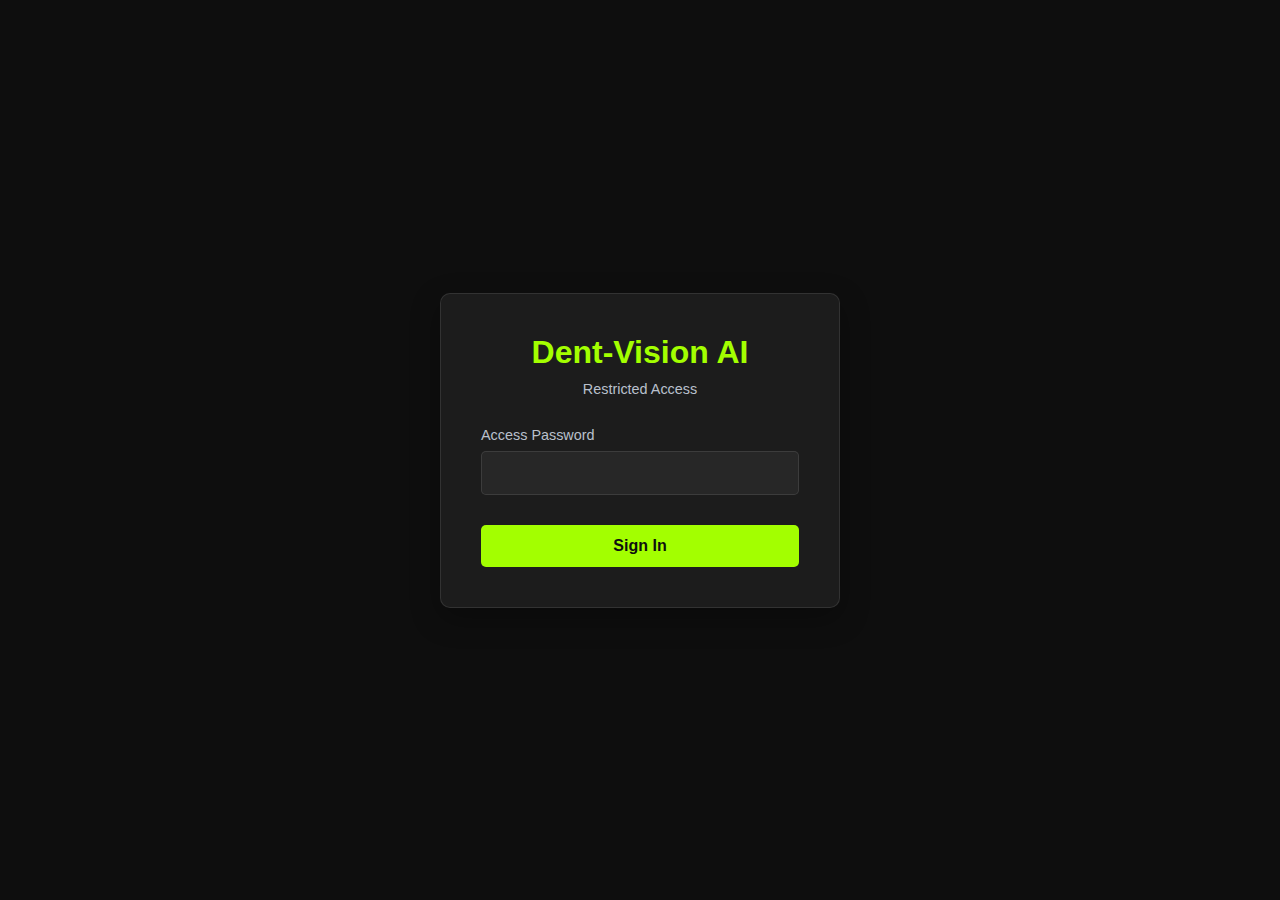
<file: login.html>
<!DOCTYPE html>
<html lang="en">
<head>
    <meta charset="UTF-8">
    <meta name="viewport" content="width=device-width, initial-scale=1.0">
    <title>Login - Dent-Vision AI</title>
    <style>
        :root {
            --bg: #0E0E0E;
            --accent: #A3FF00;
            --text: #FFFFFF;
            --muted: #B9C0CC;
            --panel: rgba(255, 255, 255, 0.06);
        }
        
        * {
            margin: 0;
            padding: 0;
            box-sizing: border-box;
            font-family: 'Poppins', sans-serif;
        }
        
        body {
            background-color: var(--bg);
            color: var(--text);
            display: flex;
            justify-content: center;
            align-items: center;
            min-height: 100vh;
            padding: 20px;
        }
        
        .login-container {
            background: var(--panel);
            padding: 40px;
            border-radius: 10px;
            width: 100%;
            max-width: 400px;
            box-shadow: 0 10px 30px rgba(0, 0, 0, 0.3);
            text-align: center;
            border: 1px solid rgba(255, 255, 255, 0.1);
        }
        
        .logo {
            font-size: 2rem;
            font-weight: 700;
            color: var(--accent);
            margin-bottom: 10px;
        }
        
        .tagline {
            color: var(--muted);
            margin-bottom: 30px;
            font-size: 0.9rem;
        }
        
        .input-group {
            margin-bottom: 20px;
            text-align: left;
        }
        
        .input-group label {
            display: block;
            margin-bottom: 8px;
            color: var(--muted);
            font-size: 0.9rem;
        }
        
        .input-group input {
            width: 100%;
            padding: 12px 15px;
            background: rgba(255, 255, 255, 0.05);
            border: 1px solid rgba(255, 255, 255, 0.1);
            border-radius: 5px;
            color: var(--text);
            font-size: 1rem;
            transition: all 0.3s ease;
        }
        
        .input-group input:focus {
            outline: none;
            border-color: var(--accent);
            box-shadow: 0 0 0 2px rgba(163, 255, 0, 0.2);
        }
        
        .btn-login {
            width: 100%;
            padding: 12px;
            background: var(--accent);
            color: #0E0E0E;
            border: none;
            border-radius: 5px;
            font-size: 1rem;
            font-weight: 600;
            cursor: pointer;
            transition: all 0.3s ease;
            margin-top: 10px;
        }
        
        .btn-login:hover {
            background: #8cdc00;
            transform: translateY(-2px);
        }
        
        .error-message {
            color: #ff6b6b;
            margin-top: 15px;
            font-size: 0.9rem;
            display: none;
        }
        
        @media (max-width: 480px) {
            .login-container {
                padding: 30px 20px;
            }
            
            .logo {
                font-size: 1.8rem;
            }
        }
    </style>
</head>
<body>
    <div class="login-container">
        <div class="logo">Dent-Vision AI</div>
        <div class="tagline">Restricted Access</div>
        
        <form id="loginForm">
            <div class="input-group">
                <label for="password">Access Password</label>
                <input type="password" id="password" name="password" required>
            </div>
            <button type="submit" class="btn-login">Sign In</button>
        </form>
        
        <div class="error-message" id="errorMessage">
            Incorrect password. Please try again.
        </div>
    </div>

    <script>
        document.getElementById('loginForm').addEventListener('submit', function(e) {
            e.preventDefault();
            
            // Default password (replace with a secure password in production)
            const CORRECT_PASSWORD = 'dent123'; // Change to your desired password
            
            const password = document.getElementById('password').value;
            const errorMessage = document.getElementById('errorMessage');
            
            if (password === CORRECT_PASSWORD) {
                // Define um cookie que expira em 1 dia
                const expires = new Date();
                expires.setTime(expires.getTime() + (24 * 60 * 60 * 1000));
                document.cookie = `authenticated=true; expires=${expires.toUTCString()}; path=/`;
                
                // Redireciona para a página principal
                window.location.href = 'index.html';
            } else {
                errorMessage.style.display = 'block';
                setTimeout(() => {
                    errorMessage.style.display = 'none';
                }, 3000);
            }
        });
    </script>
</body>
</html>
</file>
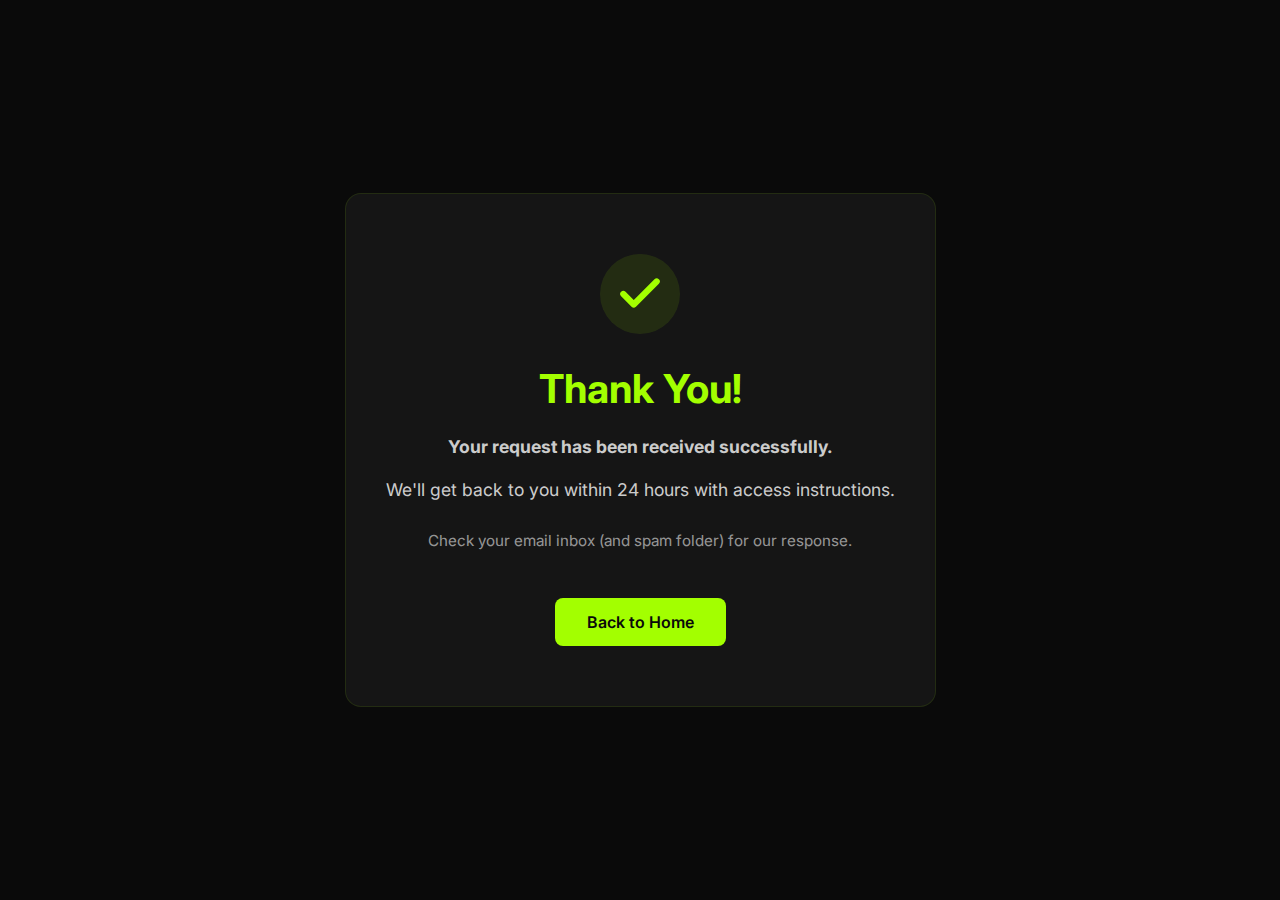
<file: thank-you.html>
<!DOCTYPE html>
<html lang="en">
<head>
    <meta charset="UTF-8">
    <meta name="viewport" content="width=device-width, initial-scale=1.0">
    <title>Thank You - Dent-Vision AI</title>
    <link rel="preconnect" href="https://fonts.googleapis.com">
    <link rel="preconnect" href="https://fonts.gstatic.com" crossorigin>
    <link href="https://fonts.googleapis.com/css2?family=Inter:wght@300;400;500;600;700;800&display=swap" rel="stylesheet">
    <style>
        :root {
            --bg: #0A0A0A;
            --panel: #151515;
            --text: #FAFAFA;
            --accent: #A3FF00;
        }
        
        * {
            margin: 0;
            padding: 0;
            box-sizing: border-box;
        }
        
        body {
            font-family: 'Inter', sans-serif;
            background: var(--bg);
            color: var(--text);
            min-height: 100vh;
            display: flex;
            align-items: center;
            justify-content: center;
            padding: 20px;
        }
        
        .container {
            max-width: 600px;
            text-align: center;
            background: var(--panel);
            padding: 60px 40px;
            border-radius: 16px;
            border: 1px solid rgba(163, 255, 0, 0.1);
        }
        
        .checkmark {
            width: 80px;
            height: 80px;
            border-radius: 50%;
            background: rgba(163, 255, 0, 0.1);
            display: flex;
            align-items: center;
            justify-content: center;
            margin: 0 auto 30px;
            animation: scaleIn 0.5s ease-out;
        }
        
        .checkmark svg {
            width: 50px;
            height: 50px;
            stroke: var(--accent);
        }
        
        h1 {
            font-size: 2.5rem;
            margin-bottom: 20px;
            color: var(--accent);
        }
        
        p {
            font-size: 1.1rem;
            line-height: 1.6;
            margin-bottom: 15px;
            color: rgba(255, 255, 255, 0.8);
        }
        
        .btn {
            display: inline-block;
            margin-top: 30px;
            padding: 14px 32px;
            background: var(--accent);
            color: var(--bg);
            text-decoration: none;
            border-radius: 8px;
            font-weight: 600;
            transition: transform 0.2s, box-shadow 0.2s;
        }
        
        .btn:hover {
            transform: translateY(-2px);
            box-shadow: 0 8px 20px rgba(163, 255, 0, 0.3);
        }
        
        @keyframes scaleIn {
            from {
                transform: scale(0);
                opacity: 0;
            }
            to {
                transform: scale(1);
                opacity: 1;
            }
        }
        
        @media (max-width: 768px) {
            .container {
                padding: 40px 30px;
            }
            
            h1 {
                font-size: 2rem;
            }
            
            p {
                font-size: 1rem;
            }
        }
    </style>
</head>
<body>
    <div class="container">
        <div class="checkmark">
            <svg viewBox="0 0 24 24" fill="none" stroke-width="3" stroke-linecap="round" stroke-linejoin="round">
                <polyline points="20 6 9 17 4 12"></polyline>
            </svg>
        </div>
        
        <h1>Thank You!</h1>
        <p><strong>Your request has been received successfully.</strong></p>
        <p>We'll get back to you within 24 hours with access instructions.</p>
        <p style="font-size: 0.95rem; margin-top: 25px; opacity: 0.7;">
            Check your email inbox (and spam folder) for our response.
        </p>
        
        <a href="https://dent-vision.ai/" class="btn">Back to Home</a>
    </div>
    
    <script>
        // Auto-redirect após 10 segundos
        setTimeout(() => {
            window.location.href = 'https://dent-vision.ai/';
        }, 10000);
    </script>
</body>
</html>
</file>
<file: css/footer.css>
/* Footer Styles */
.footer-content {
    display: grid;
    grid-template-columns: repeat(auto-fit, minmax(200px, 1fr));
    gap: 40px;
    margin-bottom: 40px;
    padding: 0 20px;
}

.footer-brand {
    max-width: 300px;
}

.footer-logo {
    font-family: 'Poppins', sans-serif;
    font-weight: 700;
    font-size: 1.8rem;
    color: var(--accent);
    margin-bottom: 10px;
    line-height: 1.2;
}

.footer-tagline {
    color: var(--muted);
    font-size: 0.9rem;
    margin-bottom: 20px;
    opacity: 0.8;
}

.footer-section h4 {
    color: var(--text);
    font-family: 'Poppins', sans-serif;
    font-size: 1.1rem;
    margin-bottom: 20px;
    position: relative;
    padding-bottom: 10px;
}

.footer-section h4::after {
    content: '';
    position: absolute;
    left: 0;
    bottom: 0;
    width: 40px;
    height: 2px;
    background: var(--accent);
}

.footer-links {
    display: flex;
    flex-direction: column;
    gap: 12px;
}

.footer-links a {
    color: var(--muted);
    text-decoration: none;
    transition: all 0.2s ease;
    display: flex;
    align-items: center;
}

.footer-links a::before {
    content: '→';
    color: var(--accent);
    margin-right: 8px;
    opacity: 0;
    transform: translateX(-5px);
    transition: all 0.2s ease;
}

.footer-links a:hover {
    color: var(--accent);
    padding-left: 5px;
}

.footer-links a:hover::before {
    opacity: 1;
    transform: translateX(0);
}

.footer-bottom {
    border-top: 1px solid rgba(255, 255, 255, 0.1);
    padding-top: 30px;
    margin-top: 20px;
    display: flex;
    flex-direction: column;
    gap: 20px;
    max-width: 1200px;
    margin-left: auto;
    margin-right: auto;
    padding-left: 20px;
    padding-right: 20px;
}

.footer-disclaimer {
    margin-bottom: 20px;
}

.footer-disclaimer p {
    font-size: 0.85rem;
    line-height: 1.6;
    color: var(--muted);
    opacity: 0.8;
}

.footer-copyright {
    display: flex;
    flex-direction: column;
    gap: 15px;
    text-align: center;
}

.footer-copyright p {
    font-size: 0.9rem;
    margin: 0;
    color: var(--muted);
    opacity: 0.8;
}

.footer-legal-links {
    display: flex;
    flex-wrap: wrap;
    justify-content: center;
    gap: 15px;
    margin-top: 10px;
}

.footer-legal-links a {
    color: var(--muted);
    text-decoration: none;
    transition: color 0.2s ease;
    font-size: 0.85rem;
    white-space: nowrap;
}

.footer-legal-links a:hover {
    color: var(--accent);
}

.footer-legal-links span {
    opacity: 0.3;
    font-size: 0.7rem;
}

/* Mobile Styles */
@media (max-width: 768px) {
    .footer-content {
        grid-template-columns: 1fr;
        gap: 0;
        padding: 0;
        margin-bottom: 20px;
    }
    
    .footer-brand {
        max-width: 100%;
        text-align: center;
        margin: 0 0 10px;
        padding: 24px 24px 16px;
        border-bottom: 1px solid rgba(255, 255, 255, 0.08);
    }
    
    .footer-logo {
        font-size: 1.8rem;
        margin: 0 0 8px;
        text-align: center;
        display: block;
    }
    
    .footer-tagline {
        text-align: center;
        margin: 0 auto;
        max-width: 300px;
        font-size: 0.85rem;
        line-height: 1.5;
    }
    
    .footer-section {
        border-bottom: 1px solid rgba(255, 255, 255, 0.08);
        padding: 0 24px;
        margin: 0;
    }
    
    .footer-section:last-child {
        border-bottom: 1px solid rgba(255, 255, 255, 0.08);
    }
    
    .footer-section h4 {
        margin: 0;
        padding: 20px 0;
        cursor: pointer;
        display: flex;
        justify-content: space-between;
        align-items: center;
        font-size: 1.05rem;
        font-weight: 600;
        color: var(--accent);
        transition: color 0.2s ease;
    }
    
    .footer-section h4::after {
        content: '+';
        font-size: 1.4rem;
        font-weight: 300;
        transition: transform 0.3s ease, color 0.2s ease;
        color: var(--accent);
        opacity: 0.8;
        margin-left: 10px;
    }
    
    .footer-section.active h4 {
        color: var(--accent);
    }
    
    .footer-section.active h4::after {
        transform: rotate(45deg);
        color: var(--accent);
    }
    
    .footer-links {
        max-height: 0;
        overflow: hidden;
        transition: max-height 0.4s cubic-bezier(0.4, 0, 0.2, 1);
        padding: 0 0 0 8px;
        margin: 0;
    }
    
    .footer-section.active .footer-links {
        max-height: 500px;
        padding-bottom: 20px;
        margin: 0 0 8px;
    }
    
    .footer-links a {
        display: block;
        padding: 12px 0;
        margin: 0;
        font-size: 0.95rem;
        color: var(--muted);
        transition: color 0.2s ease, padding-left 0.2s ease;
    }
    
    .footer-links a:hover {
        color: var(--accent);
        padding-left: 8px;
    }
    
    .footer-bottom {
        padding: 24px;
        text-align: left;
        border-top: 1px solid rgba(255, 255, 255, 0.08);
        margin-top: 0;
    }
    
    .footer-disclaimer {
        margin-bottom: 20px;
    }
    
    .footer-disclaimer p {
        font-size: 0.75rem;
        line-height: 1.7;
        text-align: left;
        color: var(--muted);
        opacity: 0.8;
    }
    
    .footer-copyright {
        text-align: left;
    }
    
    .footer-copyright p {
        font-size: 0.75rem;
        line-height: 1.6;
        color: var(--muted);
        opacity: 0.7;
        margin-bottom: 16px;
    }
    
    .footer-legal-links {
        flex-direction: column;
        gap: 12px;
        margin: 20px 0 0;
    }
    
    .footer-legal-links a {
        display: block;
        padding: 8px 0;
        color: var(--muted);
        font-size: 0.8rem;
        opacity: 0.8;
        transition: color 0.2s ease, opacity 0.2s ease;
    }
    
    .footer-legal-links a:hover {
        color: var(--accent);
        opacity: 1;
    }
    
    .footer-legal-links span {
        display: none;
    }
}
</file>
